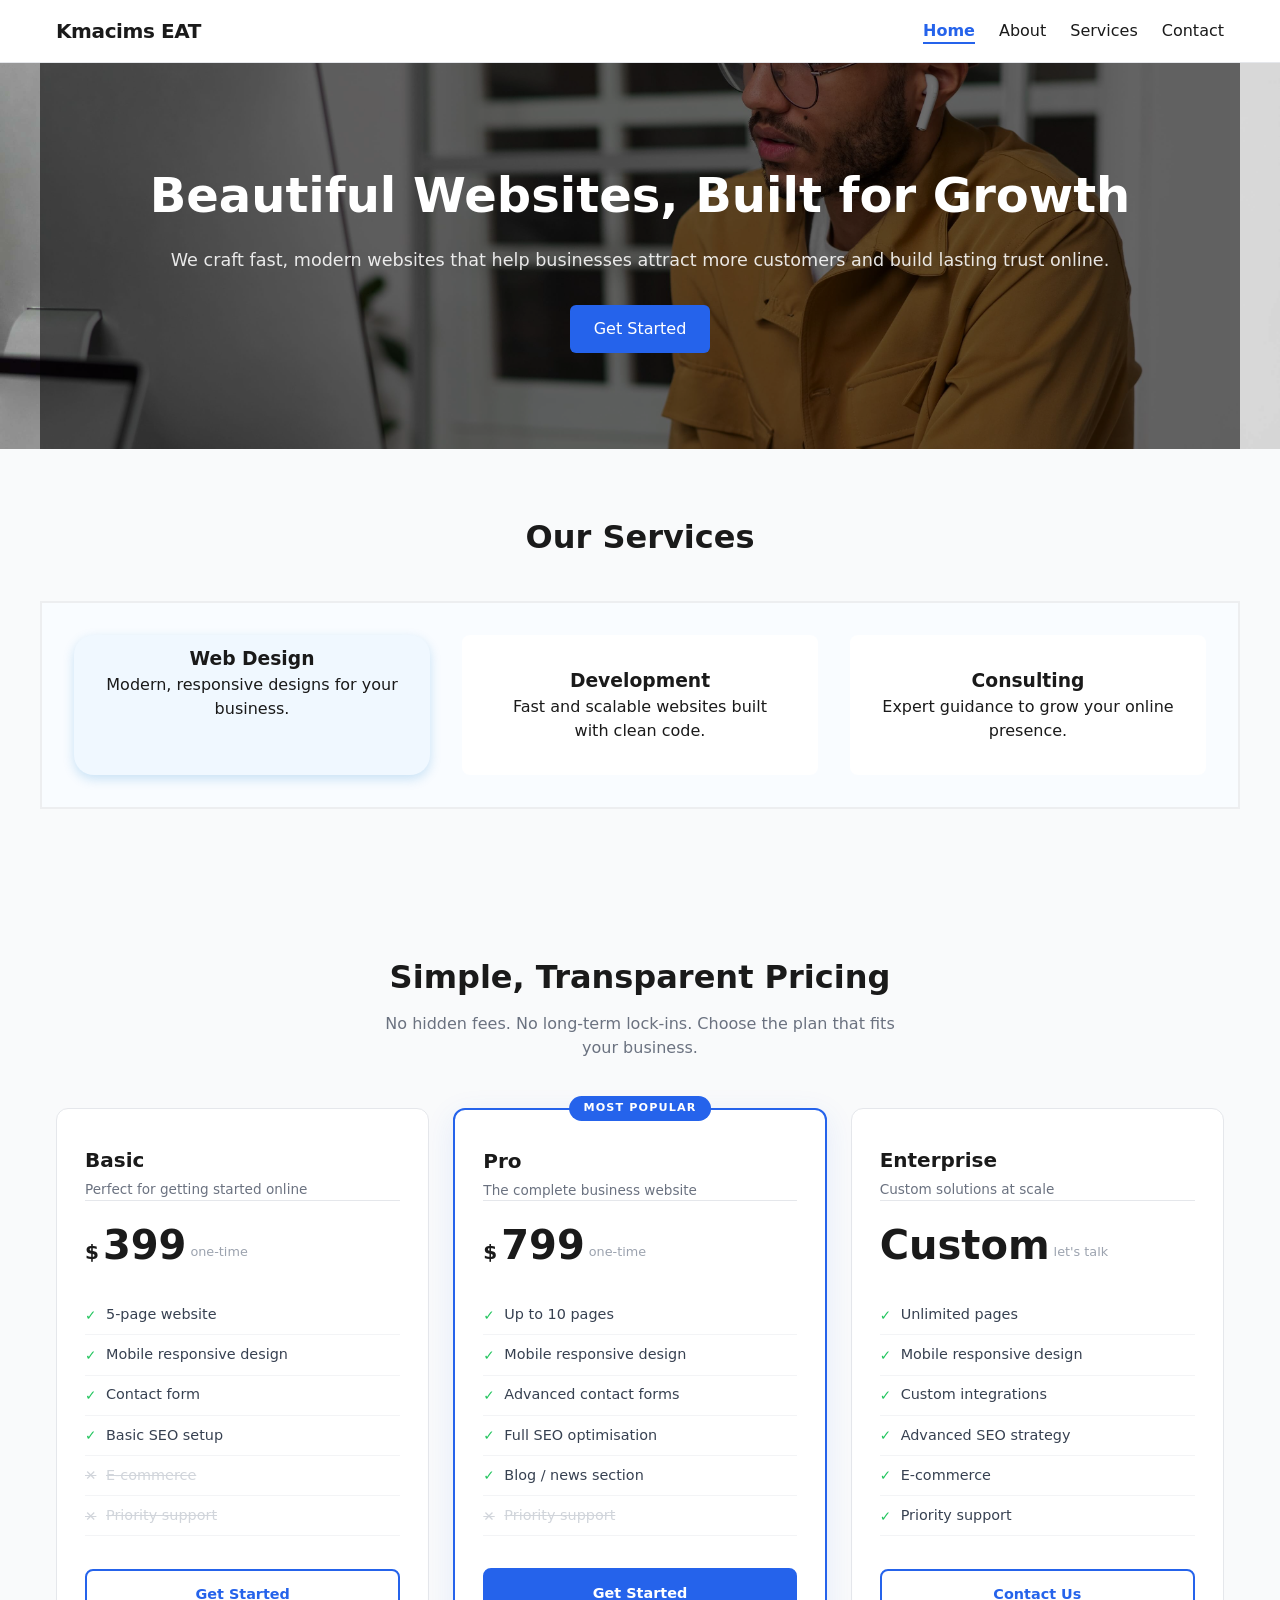
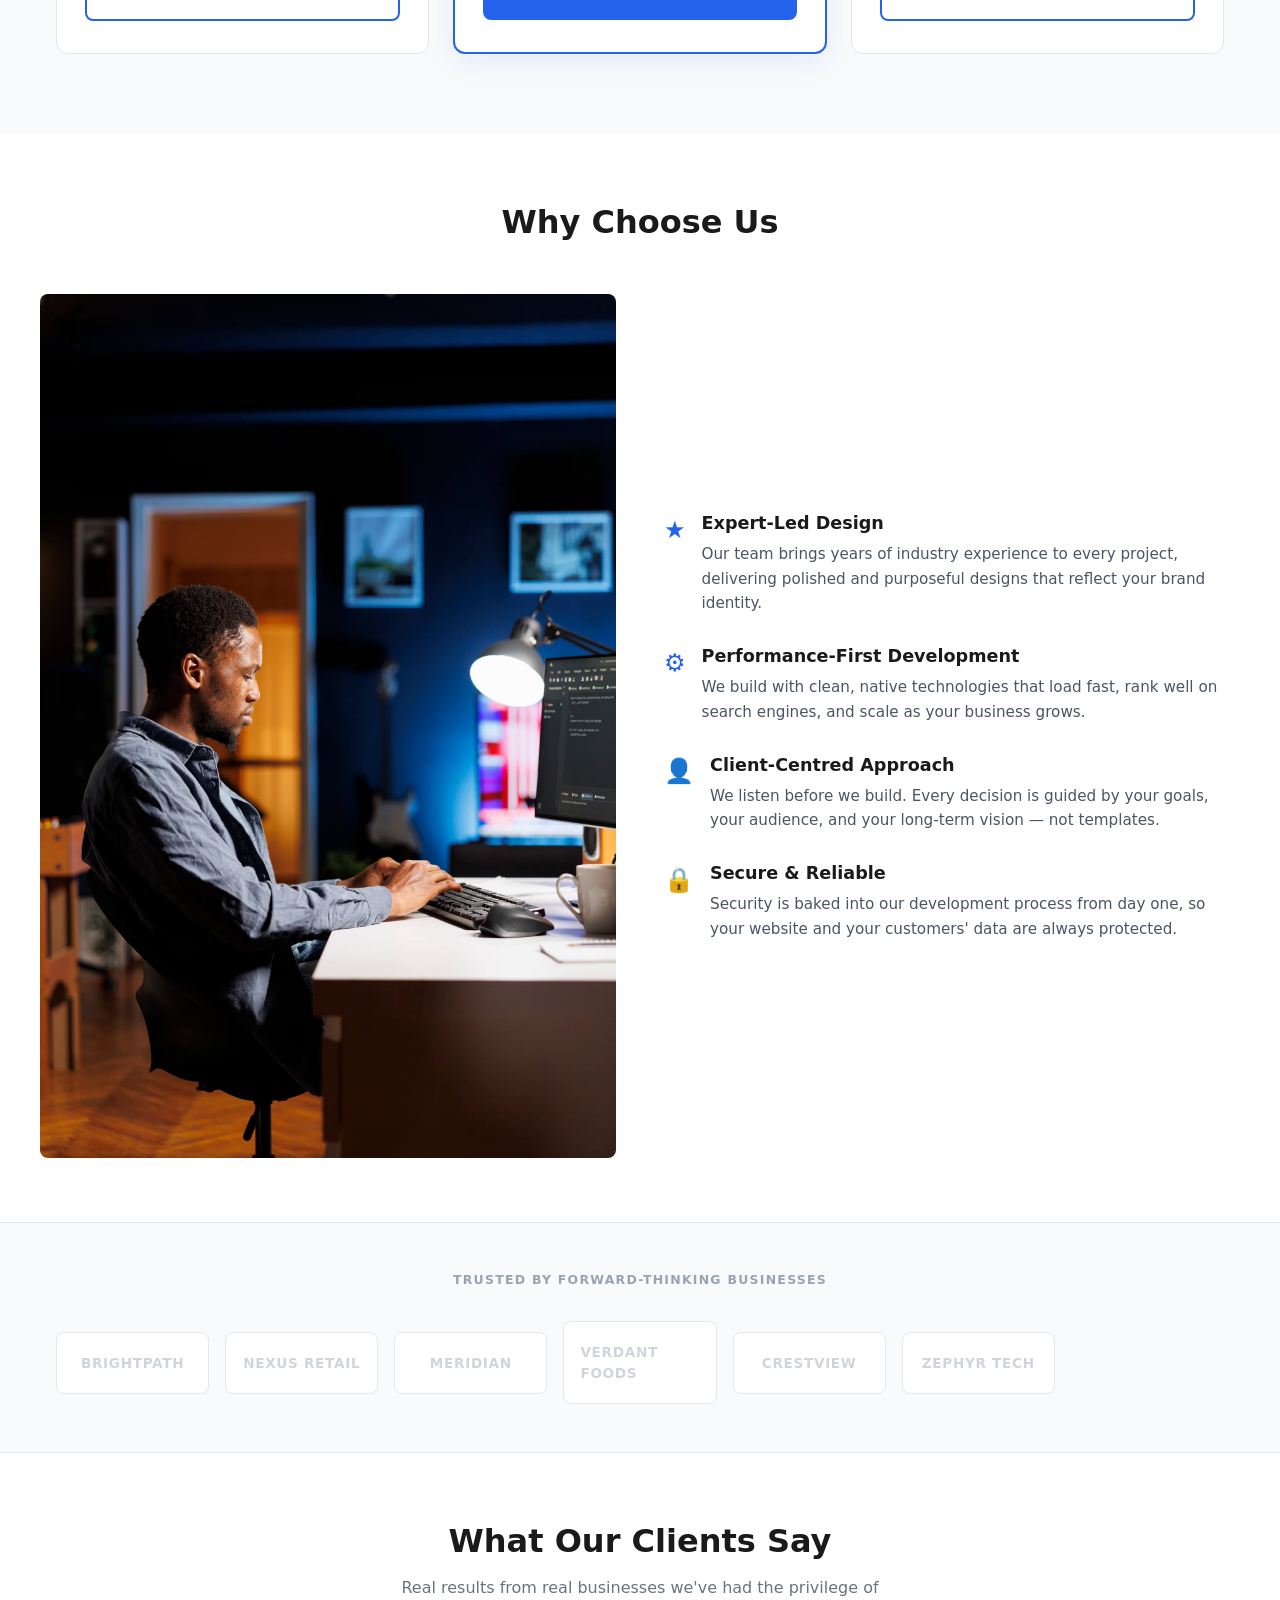
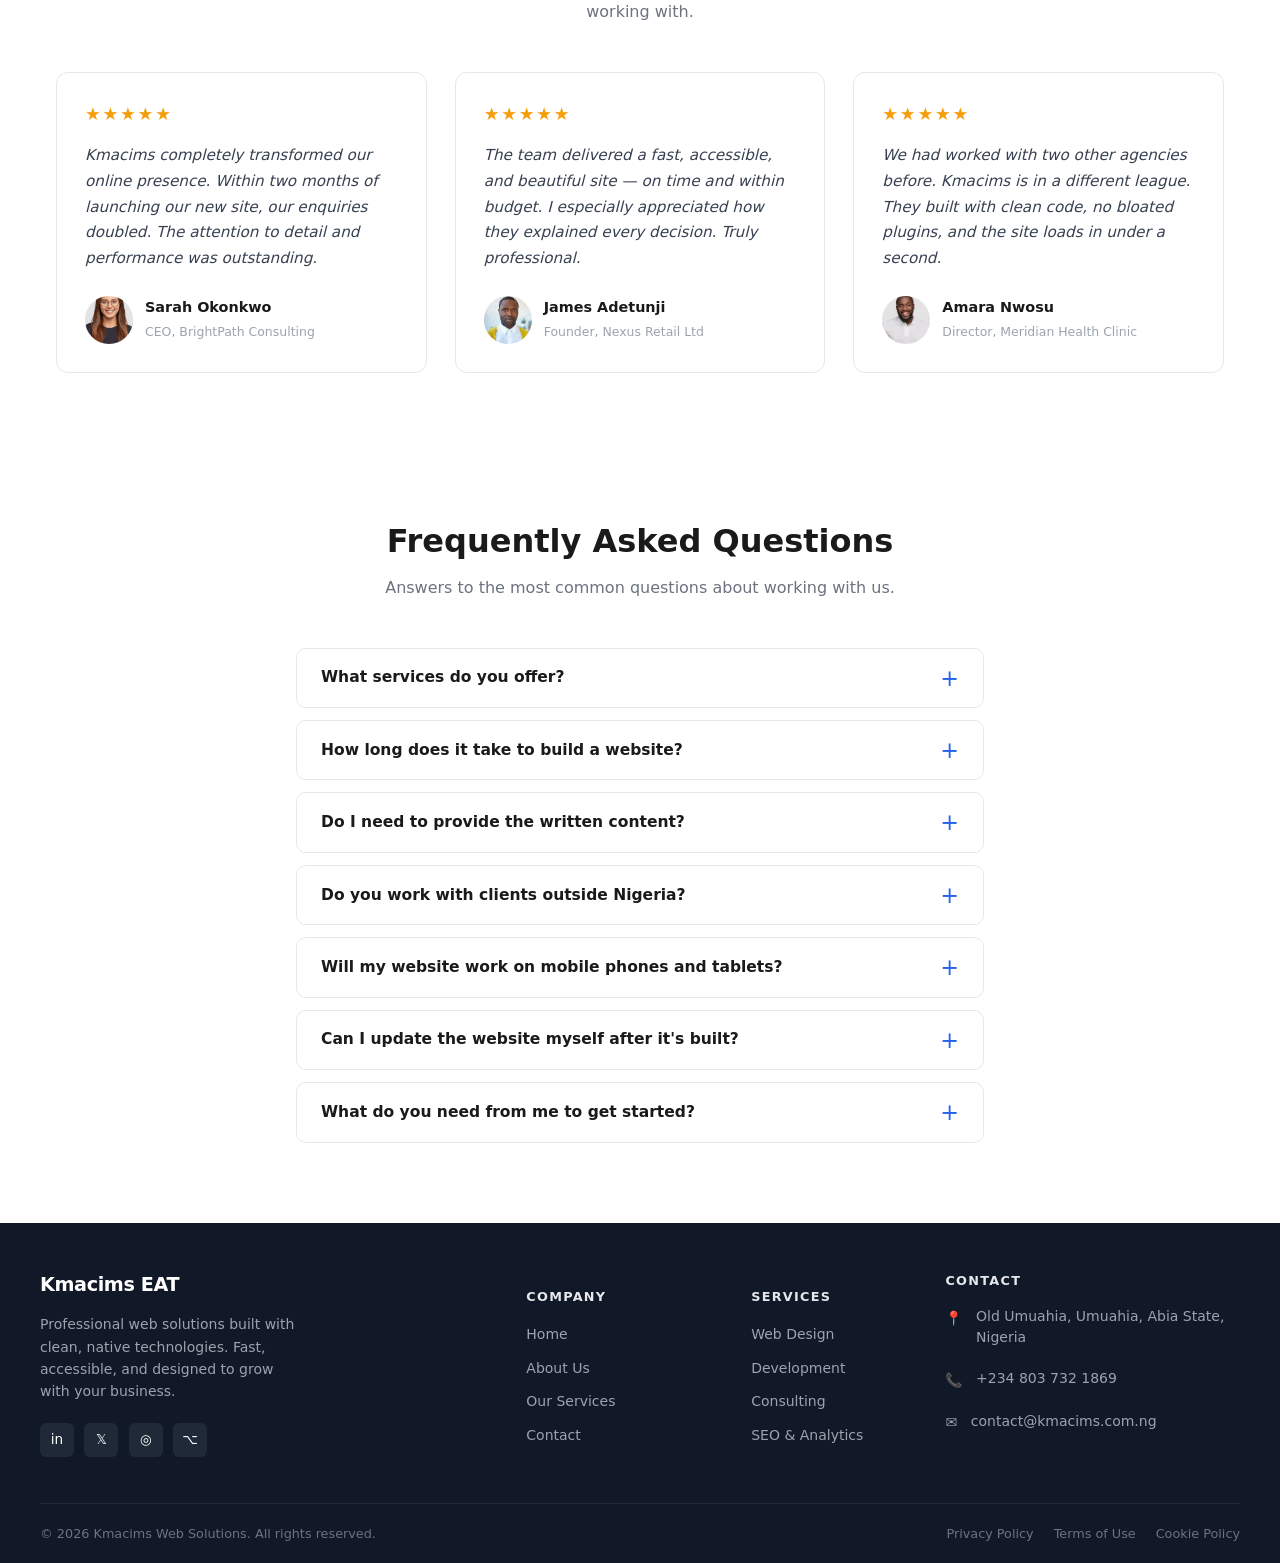
<file: index.html>
<!DOCTYPE html>
<html lang="en">
<head>

  <!-- Character Encoding & Viewport -->
  <meta charset="UTF-8" />
  <meta name="viewport" content="width=device-width, initial-scale=1.0" />
  <!-- Primary SEO Tags -->
  <title>Kmacims Web Solutions | Professional Websites Built with Clean Code</title>
  <!-- Tell the browser to fetch the hero image immediately -->
  <link rel="preload" as="image" href="images/hero-bg.avif" type="image/avif">
  <meta name="description"
        content="Kmacims Web Solutions builds fast, modern, and professional business websites using clean HTML and CSS — no frameworks, no bloat." />
  <!-- Canonical URL -->
  <link rel="canonical" href="https://www.kmacims.com.ng/index.html" />
  <!-- Open Graph / Social Preview -->
  <meta property="og:type"        content="website" />
  <meta property="og:site_name"   content="Kmacims Web Solutions" />
  <meta property="og:url"         content="https://www.kmacims.com.ng/index.html" />
  <meta property="og:title"       content="Kmacims Web Solutions | Professional Websites" />
  <meta property="og:description"  content="We build fast, modern, and professional business websites using clean HTML and CSS. No frameworks, no bloat — just great web work." />
  <meta property="og:image"       content="https://www.kmacims.com/images/og-image.png" />
  <!-- Twitter / X Card -->
  <meta name="twitter:card"  content="summary_large_image" />
  <meta name="twitter:site"  content="@kmacims" />
  <!-- In <head> of index.html, BEFORE the <link> to styles.css -->
<style>
  /* Critical CSS — styles needed before the page is visible */
/* Base Reset */
*,
*::before,
*::after {
  box-sizing: border-box;
  margin: 0;
  padding: 0;
}

body {
  font-family: system-ui, sans-serif;
  line-height: 1.5;
  color: #1a1a1a;
}

/* create css variables */

:root {
  --primary-color: #2563eb;
  --text-color: #1a1a1a;
  --bg-color: #ffffff;
  --max-width: 1200px;
  --spacing: 1rem;
}

/* Style the header and navigation bar */

header {
  background: var(--bg-color);
  border-bottom: 1px solid #e5e7eb;
}

nav {
  max-width: var(--max-width);
  margin: auto;
  padding: 1rem;
  display: flex;
  justify-content: space-between;
  align-items: center;
}

.nav-links {
  list-style: none;
  display: flex;
  gap: 1.5rem;
}

.nav-links a {
  text-decoration: none;
  color: var(--text-color);
  font-weight: 500;
}

/* Style logo as an anchor tag */
.logo {
  text-decoration: none;
  font-size: 1.25rem;
  font-weight: 800;
  color: var(--text-color);
  letter-spacing: -0.02em;
}
/* Style the hero section */

.hero {
  background-image: url('../images/hero-bg.avif');
  background-image: url('../images/hero-bg.webp');
  background-image: url('../images/hero-bg.jpg');
  background-size: cover;
  background-position: center;
  background-repeat: no-repeat;
  text-align: center;
  padding-block: 0;
}

.hero-overlay {
  max-width: var(--max-width);
  margin: auto;
  padding: 6rem 1rem;
  background: rgba(0, 0, 0, 0.55);
} 

.hero h1 {
  font-size: clamp(2rem, 5vw, 3rem);
  margin-bottom: 1rem;
  color: white;
}

.hero p {
  margin-bottom: 2rem;
  font-size: 1.1rem;
  color: rgba(255, 255, 255, 0.88);
}

.cta-button {
  display: inline-block;
  padding: 0.75rem 1.5rem;
  background: var(--primary-color);
  color: white;
  text-decoration: none;
  border-radius: 6px;
}

</style>

  <!-- Stylesheet -->
  <link rel="stylesheet" href="css/styles.css" />

  <script type="application/ld+json">
{
  "@context": "https://schema.org",
  "@type": "LocalBusiness",
  "name": "Kmacims Web Solutions",
  "url": " https://kckamac.github.io/Business-site-native/",
  "logo": "https:// https://kckamac.github.io/Business-site-native/ /images/og-image.png",
  "image": " https:// https://kckamac.github.io/Business-site-native/ /images/og-image.png ",
  "description": " We build fast, modern, and professional business websites using clean HTML and CSS.",
  "telephone": "+234-803-732-1869",
  "email": "contact@kmacims.com.ng",
  "address": {
    "@type": "PostalAddress",
    "streetAddress": " Old Umuahia,",
    "addressLocality": "Umuahia",
    "addressRegion": "Abia State",
    "postalCode": "440002",
    "addressCountry": "NG"
  },
  "openingHoursSpecification": [
    {
      "@type": "OpeningHoursSpecification",
      "dayOfWeek": ["Monday","Tuesday","Wednesday","Thursday","Friday"],
      "opens": "09:00",
      "closes": "16:00"
    }
  ],
  "sameAs": [
    “https://www.linkedin.com/in/kmacims",
    "https://twitter.com/kmacims"
  ]
}
</script>

<script type="application/ld+json">
{
  "@context": "https://schema.org",
  "@type": "FAQPage",
  "mainEntity": [
    {
      "@type": "Question",
      "name": "What services do you offer?",
      "acceptedAnswer": {
        "@type": "Answer",
        "text": "We offer web design, development, and digital consulting for businesses of all sizes."
      }
    },
    {
      "@type": "Question",
      "name": "How long does a take to build a website?",
      "acceptedAnswer": {
        "@type": "Answer",
        "text": " Most projects are completed within 3–4 weeks from the point of receiving your content and sign-off on the design direction. Larger enterprise projects may take 6–8 weeks. We provide a clear project timeline at the start of every engagement."
      }
    },
    {
      "@type": "Question",
      "name": "Do you work with clients outside Nigeria?",
      "acceptedAnswer": {
        "@type": "Answer",
        "text": "Yes. We work with clients remotely across Africa, Europe, and North America."
      }
    },
    {
      "@type": "Question",
      "name": "What do you need from me to get started?",
      "acceptedAnswer": {
        "@type": "Answer",
        "text": " To begin, we need a completed brief (we provide a simple questionnaire), your brand assets (logo files, colours, preferred fonts if you have them), and a 50% deposit. From there, we handle everything — sitemap, wireframes, design, build, and launch."
      }
    }
  ]
}
</script>


</head>    
<body>
    <!-- Skip Navigation Link — add this as the FIRST element inside <body> -->
    <a href="#main-content" class="skip-link">Skip to main content</a>

    <!-- Add Progress Bar-->  
    <div class="progress-bar" aria-hidden="true"></div>

    <header class="site-header">
        
        <!--
            The checkbox MUST come first in the DOM.
            CSS can only reach LATER siblings with the ~ combinator.
        -->
        <input
            type="checkbox"
            id="menu-toggle"
            class="menu-checkbox"
            aria-hidden="true"
        />

        <!-- The visible nav bar row -->
        <div class="nav-inner">

            <!-- Clickable logo goes here -->
            <a href="index.html" class="logo">Kmacims EAT</a>

            <!-- Desktop navigation — hidden on mobile via CSS -->
            <ul class="nav-links desktop-nav">
            <li><a href="index.html" aria-current="page">Home</a></li>
            <li><a href="about.html">About</a></li>
            <li><a href="services.html">Services</a></li>
            <li><a href="contact.html">Contact</a></li>
            </ul>

            <!--
            The hamburger label.
            `for` must match the checkbox `id` exactly.
            The three <span> elements become the animated bars.
            `aria-label` gives screen readers a meaningful name.
            `role="button"` and `tabindex="0"` ensure keyboard reachability.
            -->
            <label
            for="menu-toggle"
            class="menu-label"
            aria-label="Toggle navigation menu"
            role="button"
            tabindex="0"
            >
            <span></span>
            <span></span>
            <span></span>
            </label>

        </div><!-- /.nav-inner -->

        <!--
            The sliding mobile menu panel.
            It is a SIBLING of .nav-inner — this is what makes the CSS trick possible.
            It is invisible by default (max-height: 0) and expands when
            the checkbox above it is :checked.
        -->
        <nav class="mobile-menu" aria-label="Mobile navigation">
            <ul>
            <li><a href="index.html" aria-current="page">Home</a></li>
            <li><a href="about.html">About</a></li>
            <li><a href="services.html">Services</a></li>
            <li><a href="contact.html">Contact</a></li>
            </ul>
        </nav>


    </header>

    <main id="main-content">

        <!-- 1. HERO SECTION with background image + overlay -->
        
        <section class="hero">

            <div class="hero-overlay">
                <h1>Beautiful Websites, Built for Growth</h1>
                <p>We craft fast, modern websites that help businesses attract more customers and build lasting trust online.</p>
                <a href="#" class="cta-button">Get Started</a>
            </div>
        </section>

        <!-- SERVICES SECTION -->
        <section class="services reveal">
            <h2>Our Services</h2>
            <div class="service-grid">
                <article class="badge">
                    <h3>Web Design</h3>
                    <p>Modern, responsive designs for your business.</p>
                </article>
                <article>
                    <h3>Development</h3>
                    <p>Fast and scalable websites built with clean code.</p>
                </article>
                <article>
                    <h3>Consulting</h3>
                    <p>Expert guidance to grow your online presence.</p>
                </article>
            </div>
        </section>

        <!-- The Pricing Table Section -->

        <section class="pricing reveal" aria-labelledby="pricing-heading">
        <div class="pricing-inner">

            <div class="section-header">
            <h2 id="pricing-heading">Simple, Transparent Pricing</h2>
            <p>No hidden fees. No long-term lock-ins. Choose the plan that fits your business.</p>
            </div>

            <div class="pricing-grid">

            <!-- BASIC PLAN -->
            <article class="pricing-card">
                <header class="plan-header">
                <h3 class="plan-name">Basic</h3>
                <p class="plan-tagline">Perfect for getting started online</p>
                </header>
                <div class="plan-price">
                <span class="price-currency">$</span>
                <span class="price-amount">399</span>
                <span class="price-period">one-time</span>
                </div>
                <ul class="plan-features" aria-label="Basic plan features">
                <li>5-page website</li>
                <li>Mobile responsive design</li>
                <li>Contact form</li>
                <li>Basic SEO setup</li>
                <li class="feature-unavailable">E-commerce</li>
                <li class="feature-unavailable">Priority support</li>
                </ul>
                <a href="contact.html" class="plan-cta">Get Started</a>
            </article>

            <!-- ── PRO PLAN (RECOMMENDED) ── -->
            <article class="pricing-card pricing-card--featured">
                <header class="plan-header">
                <div class="recommended-badge">Most Popular</div>
                <h3 class="plan-name">Pro</h3>
                <p class="plan-tagline">The complete business website</p>
                </header>
                <div class="plan-price">
                <span class="price-currency">$</span>
                <span class="price-amount">799</span>
                <span class="price-period">one-time</span>
                </div>
                <ul class="plan-features" aria-label="Pro plan features">
                <li>Up to 10 pages</li>
                <li>Mobile responsive design</li>
                <li>Advanced contact forms</li>
                <li>Full SEO optimisation</li>
                <li>Blog / news section</li>
                <li class="feature-unavailable">Priority support</li>
                </ul>
                <a href="contact.html" class="plan-cta plan-cta--primary">Get Started</a>
            </article>

            <!-- ── ENTERPRISE PLAN ── -->
            <article class="pricing-card">
                <header class="plan-header">
                <h3 class="plan-name">Enterprise</h3>
                <p class="plan-tagline">Custom solutions at scale</p>
                </header>
                <div class="plan-price">
                <span class="price-amount">Custom</span>
                <span class="price-period">let's talk</span>
                </div>
                <ul class="plan-features" aria-label="Enterprise plan features">
                <li>Unlimited pages</li>
                <li>Mobile responsive design</li>
                <li>Custom integrations</li>
                <li>Advanced SEO strategy</li>
                <li>E-commerce</li>
                <li>Priority support</li>
                </ul>
                <a href="contact.html" class="plan-cta">Contact Us</a>
            </article>

            </div><!-- /.pricing-grid -->
        </div><!-- /.pricing-inner -->
        </section>


        <!-- 2. WHY CHOOSE US SECTION -->
        <section class="why-choose-us reveal">
            <h2>Why Choose Us</h2>
            <div class="why-grid">

                <div class="why-image">
                    <picture>
                        <source srcset="images/why-choose-us.avif" type="image/avif">
                        <source srcset="images/why-choose-us.webp" type="image/webp">
                        <img src="images/why-choose-us.jpg" 
                        alt="A professional web developer working on a modern website" 
                        width="600"
                        height="400"
                        loading="lazy"
                        />
                    </picture>
                    
                </div>

                <div class="why-reasons">
                    <article class="reason">
                        <div class="reason-icon">&#9733;</div>
                        <div class="reason-content">
                            <h3>Expert-Led Design</h3>
                            <p>Our team brings years of industry experience to every project, delivering polished and purposeful designs that reflect your brand identity.</p>
                        </div>
                    </article>

                    <article class="reason">
                        <div class="reason-icon">&#9881;</div>
                        <div class="reason-content">
                            <h3>Performance-First Development</h3>
                            <p>We build with clean, native technologies that load fast, rank well on search engines, and scale as your business grows.</p>
                        </div>
                    </article>

                    <article class="reason">
                        <div class="reason-icon">&#128100;</div>
                        <div class="reason-content">
                            <h3>Client-Centred Approach</h3>
                            <p>We listen before we build. Every decision is guided by your goals, your audience, and your long-term vision — not templates.</p>
                        </div>
                    </article>

                    <article class="reason">
                        <div class="reason-icon">&#128274;</div>
                        <div class="reason-content">
                            <h3>Secure & Reliable</h3>
                            <p>Security is baked into our development process from day one, so your website and your customers' data are always protected.</p>
                        </div>
                    </article>
                </div>

            </div>
        </section>

        <!-- Logo Wall section -->
        <section class="logo-wall reveal" aria-labelledby="logos-heading">
        <div class="logo-wall-inner">

            <p class="logo-wall-label" id="logos-heading">
            Trusted by forward-thinking businesses
            </p>

            <ul class="logo-grid" role="list">

            <li>
                <a href="#" class="logo-link" aria-label="BrightPath Consulting (client)">
                <!-- Replace the span with an <img> when you have the logo file -->
                <span class="logo-text" aria-hidden="true">BrightPath</span>
                </a>
            </li>

            <li>
                <a href="#" class="logo-link" aria-label="Nexus Retail Ltd (client)">
                <span class="logo-text" aria-hidden="true">Nexus Retail</span>
                </a>
            </li>

            <li>
                <a href="#" class="logo-link" aria-label="Meridian Health Clinic (client)">
                <span class="logo-text" aria-hidden="true">Meridian</span>
                </a>
            </li>

            <li>
                <a href="#" class="logo-link" aria-label="Verdant Foods (client)">
                <span class="logo-text" aria-hidden="true">Verdant Foods</span>
                </a>
            </li>

            <li>
                <a href="#" class="logo-link" aria-label="Crestview Capital (client)">
                <span class="logo-text" aria-hidden="true">Crestview</span>
                </a>
            </li>

            <li>
                <a href="#" class="logo-link" aria-label="Zephyr Tech (client)">
                <span class="logo-text" aria-hidden="true">Zephyr Tech</span>
                </a>
            </li>

            </ul>
        </div>
        </section>

        <!-- Testimonials section -->
        <section class="testimonials reveal" aria-labelledby="testimonials-heading">
        <div class="testimonials-inner">

            <div class="section-header">
            <h2 id="testimonials-heading">What Our Clients Say</h2>
            <p>Real results from real businesses we've had the privilege of working with.</p>
            </div>

            <div class="testimonials-grid">

            <!-- Testimonial 1 -->
            <article class="testimonial-card">
                <div class="testimonial-stars" aria-label="5 out of 5 stars">
                <span aria-hidden="true">&#9733;&#9733;&#9733;&#9733;&#9733;</span>
                </div>
                <blockquote>
                <p>Kmacims completely transformed our online presence. Within two months of launching our new site, our enquiries doubled. The attention to detail and performance was outstanding.</p>
                <footer>
                    <img
                    src="images/client-sarah.jpg"
                    alt="Sarah Okonkwo"
                    class="testimonial-avatar"
                    width="48"
                    height="48"
                    loading="lazy"
                    />
                    <div>
                    <cite class="client-name">Sarah Okonkwo</cite>
                    <span class="client-role">CEO, BrightPath Consulting</span>
                    </div>
                </footer>
                </blockquote>
            </article>

            <!-- Testimonial 2 -->
            <article class="testimonial-card">
                <div class="testimonial-stars" aria-label="5 out of 5 stars">
                <span aria-hidden="true">&#9733;&#9733;&#9733;&#9733;&#9733;</span>
                </div>
                <blockquote>
                <p>The team delivered a fast, accessible, and beautiful site — on time and within budget. I especially appreciated how they explained every decision. Truly professional.</p>
                <footer>
                    <img
                    src="images/client-james.jpg"
                    alt="James Adetunji"
                    class="testimonial-avatar"
                    width="48"
                    height="48"
                    loading="lazy"
                    />
                    <div>
                    <cite class="client-name">James Adetunji</cite>
                    <span class="client-role">Founder, Nexus Retail Ltd</span>
                    </div>
                </footer>
                </blockquote>
            </article>

            <!-- Testimonial 3 -->
            <article class="testimonial-card">
                <div class="testimonial-stars" aria-label="5 out of 5 stars">
                <span aria-hidden="true">&#9733;&#9733;&#9733;&#9733;&#9733;</span>
                </div>
                <blockquote>
                <p>We had worked with two other agencies before. Kmacims is in a different league. They built with clean code, no bloated plugins, and the site loads in under a second.</p>
                <footer>
                    <img
                    src="images/client-amara.jpg"
                    alt="Amara Nwosu"
                    class="testimonial-avatar"
                    width="48"
                    height="48"
                    loading="lazy"
                    />
                    <div>
                    <cite class="client-name">Amara Nwosu</cite>
                    <span class="client-role">Director, Meridian Health Clinic</span>
                    </div>
                </footer>
                </blockquote>
            </article>

            </div><!-- /.testimonials-grid -->
        </div><!-- /.testimonials-inner -->
        </section>


        <!-- 3. BLOG / NEWS SECTION -->
        <!--
        <section class="blog">
            <h2>Latest News & Insights</h2>
            <p class="blog-subtitle">Stay up to date with tips, trends, and updates from our team.</p>

            <div class="blog-grid">

                <article class="blog-card">
                    <div class="blog-thumbnail">
                        <img src="images/blog-post-1.jpg" alt="5 Web Design Trends Dominating 2026" />
                        <span class="blog-category">Design</span>
                    </div>
                    <div class="blog-content">
                        <h3><a href="#">5 Web Design Trends Dominating 2026</a></h3>
                        <p>From immersive scrolling to AI-generated layouts, discover the trends reshaping the modern web this year.</p>
                        <div class="blog-meta">
                            <img src="images/author-1.jpg" alt="Author Amaka Osei" class="author-avatar" />
                            <div class="blog-meta-text">
                                <span class="author-name">Amaka Osei</span>
                                <span class="published-date">February 10, 2026</span>
                            </div>
                        </div>
                    </div>
                </article>

                <article class="blog-card">
                    <div class="blog-thumbnail">
                        <img src="images/blog-post-2.jpg" alt="Why Your Small Business Needs a Fast Website" />
                        <span class="blog-category">Performance</span>
                    </div>
                    <div class="blog-content">
                        <h3><a href="#">Why Your Small Business Needs a Fast Website</a></h3>
                        <p>A slow website costs you customers. Here's how page speed directly affects conversions and what you can do about it.</p>
                        <div class="blog-meta">
                            <img src="images/author-2.jpg" alt="Author Chidi Nwosu" class="author-avatar" />
                            <div class="blog-meta-text">
                                <span class="author-name">Chidi Nwosu</span>
                                <span class="published-date">January 28, 2026</span>
                            </div>
                        </div>
                    </div>
                </article>

                <article class="blog-card">
                    <div class="blog-thumbnail">
                        <img src="images/blog-post-3.jpg" alt="SEO Basics Every Business Owner Should Know" />
                        <span class="blog-category">SEO</span>
                    </div>
                    <div class="blog-content">
                        <h3><a href="#">SEO Basics Every Business Owner Should Know</a></h3>
                        <p>You don't need to be a tech expert to understand SEO. We break down the fundamentals that help your site get found online.</p>
                        <div class="blog-meta">
                            <img src="images/author-3.jpg" alt="Author Fatima Bello" class="author-avatar" />
                            <div class="blog-meta-text">
                                <span class="author-name">Fatima Bello</span>
                                <span class="published-date">January 15, 2026</span>
                            </div>
                        </div>
                    </div>
                </article>

            </div>

            <div class="blog-cta">
                <a href="#" class="cta-button">View All Posts</a>
            </div>

        </section> 
        -->

        <!-- FAQ section HTML -->
        <section class="faq reveal" aria-labelledby="faq-heading">
        <div class="faq-inner">

            <div class="section-header">
            <h2 id="faq-heading">Frequently Asked Questions</h2>
            <p>Answers to the most common questions about working with us.</p>
            </div>

            <div class="faq-list">
            <details class="faq-item">
                <summary class="faq-question">
                What services do you offer?
                </summary>
                <div class="faq-answer">
                <p>We offer web design, development, and digital consulting for businesses of all sizes.</p>
                </div>
            </details>

            <details class="faq-item">
                <summary class="faq-question">
                How long does it take to build a website?
                </summary>
                <div class="faq-answer">
                <p>Most projects are completed within 3–4 weeks from the point of receiving your content and sign-off on the design direction. Larger enterprise projects may take 6–8 weeks. We provide a clear project timeline at the start of every engagement.</p>
                </div>
            </details>

            <details class="faq-item">
                <summary class="faq-question">
                Do I need to provide the written content?
                </summary>
                <div class="faq-answer">
                <p>We recommend that clients provide their own copy, as you know your business best. However, we offer copywriting as an add-on service and can work with your existing brochures, social content, or talking points to produce polished, SEO-ready text.</p>
                </div>
            </details>

            <details class="faq-item">
                <summary class="faq-question">
                Do you work with clients outside Nigeria?
                </summary>
                <div class="faq-answer">
                <p>Yes. We work with clients remotely across Africa, Europe, and North America.</p>
                </div>
            </details>

            <details class="faq-item">
                <summary class="faq-question">
                Will my website work on mobile phones and tablets?
                </summary>
                <div class="faq-answer">
                <p>Absolutely. Every website we build is fully responsive by default — it adapts its layout for any screen size, from a small smartphone to a large desktop monitor. We test across iOS Safari, Android Chrome, and all major desktop browsers before delivery.</p>
                </div>
            </details>

            <details class="faq-item">
                <summary class="faq-question">
                Can I update the website myself after it's built?
                </summary>
                <div class="faq-answer">
                <p>Yes. For clients who prefer self-management, we can integrate a headless CMS so you can update text, images, and blog posts without touching code. We also offer an affordable monthly maintenance plan if you'd prefer to leave updates to us.</p>
                </div>
            </details>

            <details class="faq-item">
                <summary class="faq-question">
                What do you need from me to get started?
                </summary>
                <div class="faq-answer">
                <p>To begin, we need a completed brief (we provide a simple questionnaire), your brand assets (logo files, colours, preferred fonts if you have them), and a 50% deposit. From there, we handle everything — sitemap, wireframes, design, build, and launch.</p>
                </div>
            </details>

            </div><!-- /.faq-list -->
        </div><!-- /.faq-inner -->
        </section>


    </main>

        <footer class="site-footer" aria-label="Site footer">

    <!-- Main Grid: Four Columns-->
    <div class="footer-inner">

        <!-- Column 1: Brand -->
        <div class="footer-brand">
        <a href="index.html" class="footer-logo">Kmacims EAT</a>
        <p>
            Professional web solutions built with clean, native technologies.
            Fast, accessible, and designed to grow with your business.
        </p>
        <div class="footer-social">
            <a href="https://linkedin.com" class="social-link"
            aria-label="Follow us on LinkedIn"
            target="_blank" rel="noopener noreferrer">in</a>
            <a href="https://x.com" class="social-link"
            aria-label="Follow us on X"
            target="_blank" rel="noopener noreferrer">𝕏</a>
            <a href="https://instagram.com" class="social-link"
            aria-label="Follow us on Instagram"
            target="_blank" rel="noopener noreferrer">◎</a>
            <a href="https://github.com" class="social-link"
            aria-label="Visit our GitHub"
            target="_blank" rel="noopener noreferrer">⌥</a>
        </div>
        </div>

        <!-- Column 2: Company navigation -->
        <nav class="footer-col" aria-label="Company links">
        <h4>Company</h4>
        <ul>
            <li><a href="index.html">Home</a></li>
            <li><a href="about.html">About Us</a></li>
            <li><a href="services.html">Our Services</a></li>
            <li><a href="contact.html">Contact</a></li>
        </ul>
        </nav>

        <!-- Column 3: Services navigation -->
        <nav class="footer-col" aria-label="Services links">
        <h4>Services</h4>
        <ul>
            <li><a href="services.html#web-design">Web Design</a></li>
            <li><a href="services.html#development">Development</a></li>
            <li><a href="services.html#consulting">Consulting</a></li>
            <li><a href="services.html#seo">SEO & Analytics</a></li>
        </ul>
        </nav>

        <!-- Column 4: Contact details -->
         <div class="footer-col">
        <h4>Contact</h4>
        <address>
            <div class="contact-item">
            <span aria-hidden="true">📍</span>
            <span>Old Umuahia, Umuahia,
                Abia State, Nigeria</span>
            </div>
            <div class="contact-item">
            <span aria-hidden="true">📞</span>
            <a href="tel:+2348037321869">+234 803 732 1869</a>
            </div>
            <div class="contact-item">
            <span aria-hidden="true">✉️</span>
            <a href="mailto:hello@kmacims.com">contact@kmacims.com.ng</a>
            </div>
        </address>
        </div>

    </div><!-- /.footer-inner -->

    <!-- Bottom Bar -->
    <div class="footer-bottom">
        <p>&copy; 2026 Kmacims Web Solutions. All rights reserved.</p>
        <ul class="footer-legal">
        <li><a href="privacy.html">Privacy Policy</a></li>
        <li><a href="terms.html">Terms of Use</a></li>
        <li><a href="cookies.html">Cookie Policy</a></li>
        </ul>
    </div><!-- /.footer-bottom -->

    </footer>


</body>
</html>
</file>
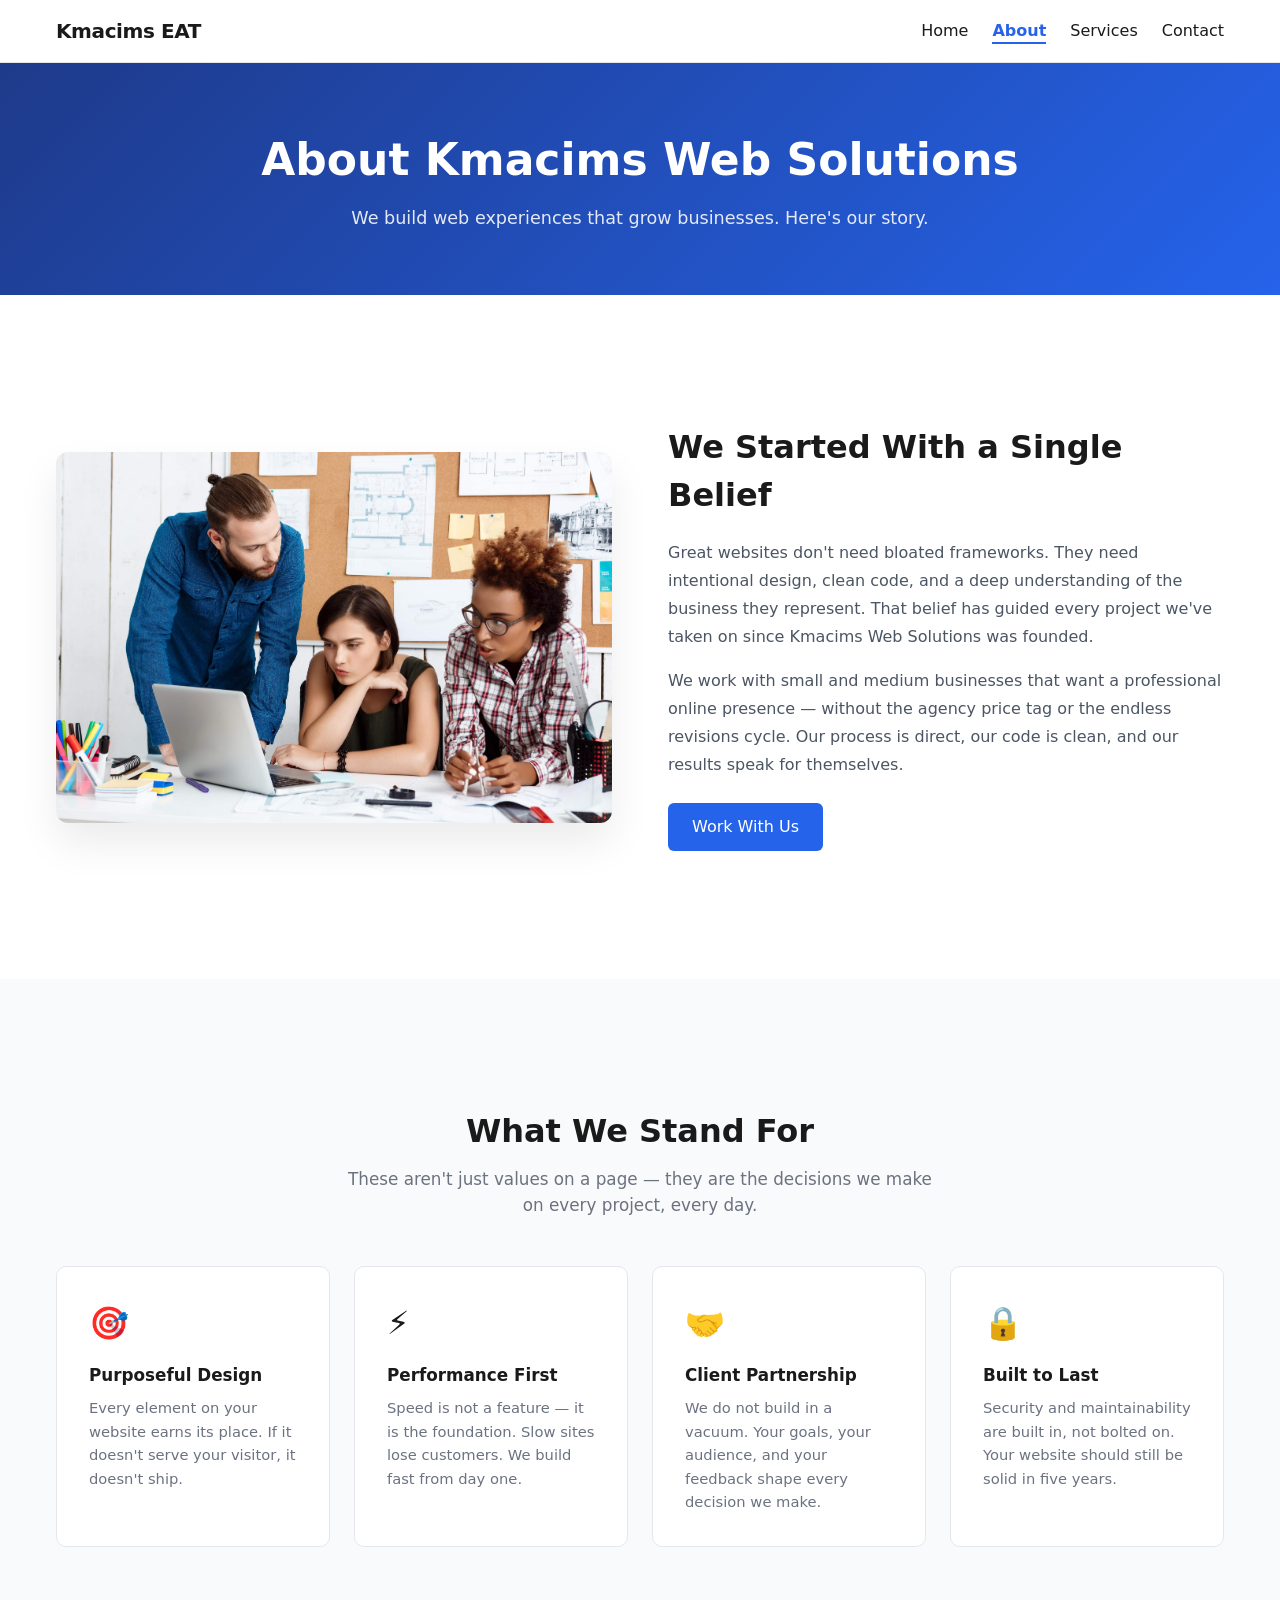
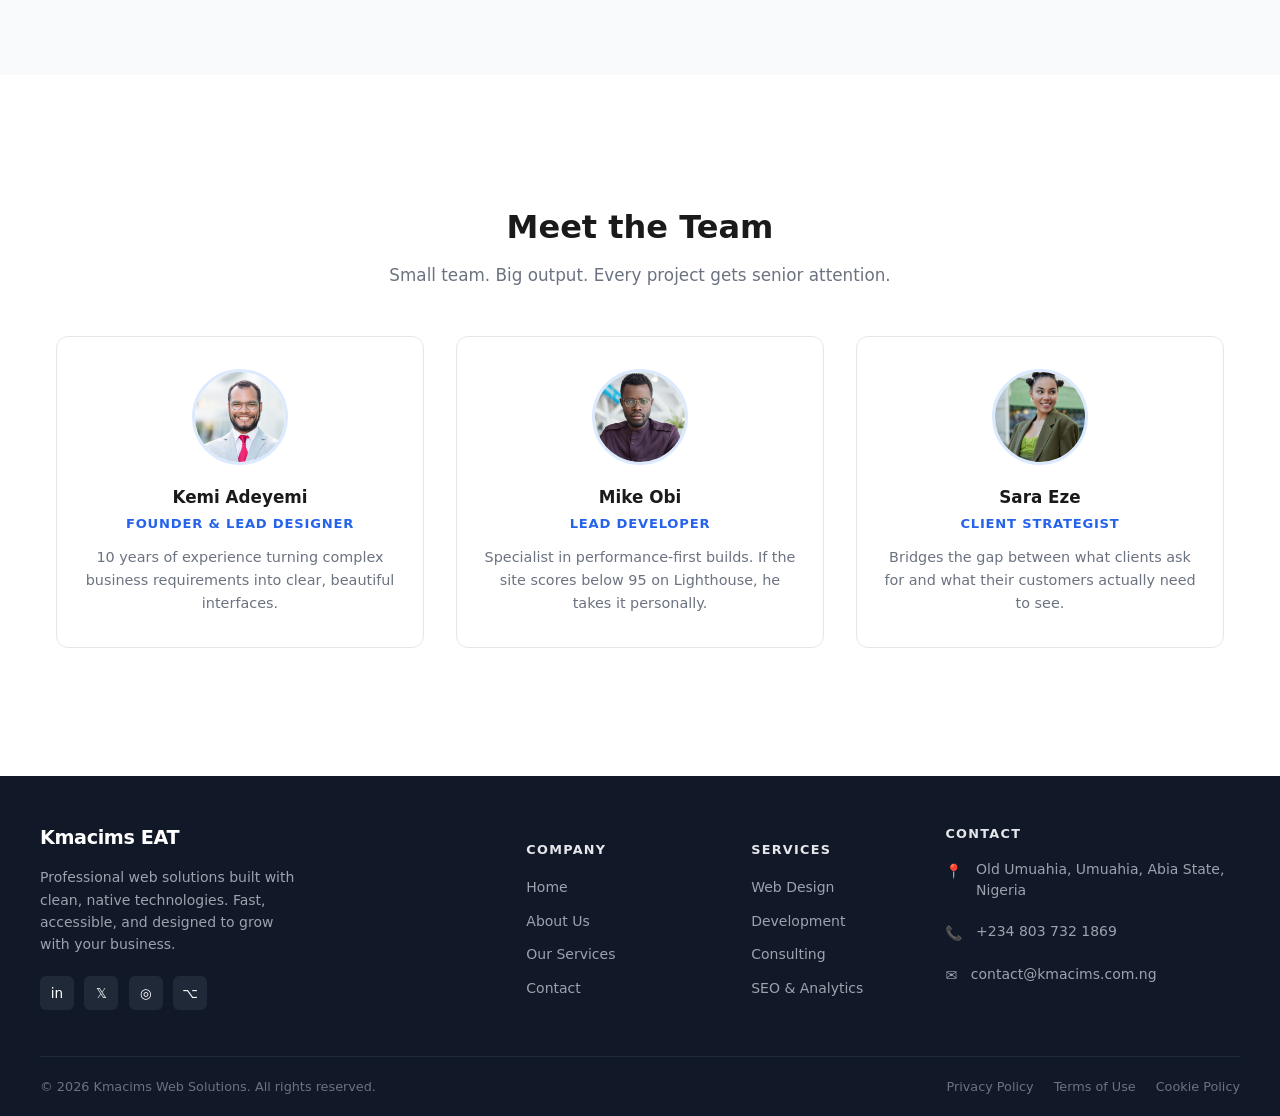
<file: about.html>
<!DOCTYPE html>
<html lang="en">
<head>
  
  <!-- Character Encoding & Viewport -->
  <meta charset="UTF-8" />
  <meta name="viewport" content="width=device-width, initial-scale=1.0" />
  <!-- Primary SEO Tags -->
  <title>About Us | Kmacims Web Solutions</title>
  <meta name="description"
        content="Learn about the team and mission behind Kmacims Web Solutions — building professional, performance-first websites for businesses that want to grow." />
  <!-- Canonical URL -->
  <link rel="canonical" href="https://www.kmacims.com.ng/about.html" />

  <!-- Open Graph / Social Preview -->
  <meta property="og:type"        content="website" />
  <meta property="og:site_name"   content="Kmacims Web Solutions" />
  <meta property="og:url"         content="https://www.kmacims.com.ng/about.html" />
  <meta property="og:title"    content="About Us | Kmacims Web Solutions" />
  <meta property="og:description"  content="Meet the people behind Kmacims Web Solutions. We are a team driven by clean code, great design, and a genuine commitment to our clients' success." />
  <meta property="og:image"       content="https://www.kmacims.com.ng/images/og-image.png" />
  <!-- Twitter / X Card -->
  <meta name="twitter:card"  content="summary_large_image" />
  <meta name="twitter:site"  content="@kmacims" />
  <!-- Stylesheet -->
  <link rel="stylesheet" href="css/styles.css" />

</head>
<body>
    <!-- Skip Navigation Link — add this as the FIRST element inside <body> -->
    <a href="#main-content" class="skip-link">Skip to main content</a>

    <!-- Add Progress Bar-->  
    <div class="progress-bar" aria-hidden="true"></div>
    
   <header class="site-header">
        
        <!--
            The checkbox MUST come first in the DOM.
            CSS can only reach LATER siblings with the ~ combinator.
        -->
        <input
            type="checkbox"
            id="menu-toggle"
            class="menu-checkbox"
            aria-hidden="true"
        />

        <!-- The visible nav bar row -->
        <div class="nav-inner">

            <!-- Clickable logo goes here -->
            <a href="index.html" class="logo">Kmacims EAT</a>

            <!-- Desktop navigation — hidden on mobile via CSS -->
            <ul class="nav-links desktop-nav">
            <li><a href="index.html">Home</a></li>
            <li><a href="about.html" aria-current="page">About</a></li>
            <li><a href="services.html">Services</a></li>
            <li><a href="contact.html">Contact</a></li>
            </ul>

            <!--
            The hamburger label.
            `for` must match the checkbox `id` exactly.
            The three <span> elements become the animated bars.
            `aria-label` gives screen readers a meaningful name.
            `role="button"` and `tabindex="0"` ensure keyboard reachability.
            -->
            <label
            for="menu-toggle"
            class="menu-label"
            aria-label="Toggle navigation menu"
            role="button"
            tabindex="0"
            >
            <span></span>
            <span></span>
            <span></span>
            </label>

        </div><!-- /.nav-inner -->

        <!--
            The sliding mobile menu panel.
            It is a SIBLING of .nav-inner — this is what makes the CSS trick possible.
            It is invisible by default (max-height: 0) and expands when
            the checkbox above it is :checked.
        -->
        <nav class="mobile-menu" aria-label="Mobile navigation">
            <ul>
            <li><a href="index.html">Home</a></li>
            <li><a href="about.html">About</a></li>
            <li><a href="services.html">Services</a></li>
            <li><a href="contact.html" aria-current="page">Contact</a></li>
            </ul>
        </nav>


    </header>

    <main id="main-content">
        <!-- ── Page Hero ── -->
        <section class="page-hero">
            <h1>About Kmacims Web Solutions</h1>
            <p>We build web experiences that grow businesses. Here's our story.</p>
        </section>

          <!-- ── Mission & Story Section ── -->
        <section class="about-mission">
            <div class="page-content about-mission-inner">

            <div class="about-image">
                <img
                src="images/about-team.jpg"
                alt="The Kmacims team collaborating around a desk with open laptops"
                width="600"
                height="450"
                loading="lazy"
                />
            </div>

            <div class="about-text">
                <h2>We Started With a Single Belief</h2>
                <p>
                Great websites don't need bloated frameworks. They need intentional
                design, clean code, and a deep understanding of the business they
                represent. That belief has guided every project we've taken on since
                Kmacims Web Solutions was founded.
                </p>
                <p>
                We work with small and medium businesses that want a professional
                online presence — without the agency price tag or the endless
                revisions cycle. Our process is direct, our code is clean, and our
                results speak for themselves.
                </p>
                <a href="contact.html" class="cta-button">Work With Us</a>
            </div>

            </div>
        </section>

          <!-- Core Values Section  -->
        <section class="about-values">
            <div class="page-content">
            <h2>What We Stand For</h2>
            <p class="section-intro">
                These aren't just values on a page — they are the decisions
                we make on every project, every day.
            </p>

            <div class="values-grid">

                <article class="value-card">
                <div class="value-icon" aria-hidden="true">🎯</div>
                <h3>Purposeful Design</h3>
                <p>Every element on your website earns its place. If it doesn't serve your visitor, it doesn't ship.</p>
                </article>

                <article class="value-card">
                <div class="value-icon" aria-hidden="true">⚡</div>
                <h3>Performance First</h3>
                <p>Speed is not a feature — it is the foundation. Slow sites lose customers. We build fast from day one.</p>
                </article>

                <article class="value-card">
                <div class="value-icon" aria-hidden="true">🤝</div>
                <h3>Client Partnership</h3>
                <p>We do not build in a vacuum. Your goals, your audience, and your feedback shape every decision we make.</p>
                </article>

                <article class="value-card">
                <div class="value-icon" aria-hidden="true">🔒</div>
                <h3>Built to Last</h3>
                <p>Security and maintainability are built in, not bolted on. Your website should still be solid in five years.</p>
                </article>

            </div>
            </div>
        </section>

          <!-- Team Section -->
        <section class="about-team">
            <div class="page-content">
            <h2>Meet the Team</h2>
            <p class="section-intro">
                Small team. Big output. Every project gets senior attention.
            </p>

            <ul class="team-grid">

                <li class="team-card">
                <div class="team-avatar">
                    <img
                    src="images/team-kemi.jpg"
                    alt="Kemi Adeyemi, Founder and Lead Designer"
                    width="120"
                    height="120"
                    loading="lazy"
                    />
                </div>
                <h3>Kemi Adeyemi</h3>
                <p class="team-role">Founder & Lead Designer</p>
                <p class="team-bio">
                    10 years of experience turning complex business requirements into
                    clear, beautiful interfaces.
                </p>
                </li>

                <li class="team-card">
                <div class="team-avatar">
                    <img
                    src="images/team-mike.jpg"
                    alt="Mike Obi, Lead Developer"
                    width="120"
                    height="120"
                    loading="lazy"
                    />
                </div>
                <h3>Mike Obi</h3>
                <p class="team-role">Lead Developer</p>
                <p class="team-bio">
                    Specialist in performance-first builds. If the site scores below 95
                    on Lighthouse, he takes it personally.
                </p>
                </li>

                <li class="team-card">
                <div class="team-avatar">
                    <img
                    src="images/team-sara.jpg"
                    alt="Sara Eze, Client Strategist"
                    width="120"
                    height="120"
                    loading="lazy"
                    />
                </div>
                <h3>Sara Eze</h3>
                <p class="team-role">Client Strategist</p>
                <p class="team-bio">
                    Bridges the gap between what clients ask for and what their
                    customers actually need to see.
                </p>
                </li>

            </ul>
            </div>
        </section>


    </main>

   <!-- All Pages Footer Update -->
    <footer class="site-footer" aria-label="Site footer">

    <!-- Main Grid: Four Columns-->
    <div class="footer-inner">

        <!-- Column 1: Brand -->
        <div class="footer-brand">
        <a href="index.html" class="footer-logo">Kmacims EAT</a>
        <p>
            Professional web solutions built with clean, native technologies.
            Fast, accessible, and designed to grow with your business.
        </p>
        <div class="footer-social">
            <a href="https://linkedin.com" class="social-link"
            aria-label="Follow us on LinkedIn"
            target="_blank" rel="noopener noreferrer">in</a>
            <a href="https://x.com" class="social-link"
            aria-label="Follow us on X"
            target="_blank" rel="noopener noreferrer">𝕏</a>
            <a href="https://instagram.com" class="social-link"
            aria-label="Follow us on Instagram"
            target="_blank" rel="noopener noreferrer">◎</a>
            <a href="https://github.com" class="social-link"
            aria-label="Visit our GitHub"
            target="_blank" rel="noopener noreferrer">⌥</a>
        </div>
        </div>

        <!-- Column 2: Company navigation -->
        <nav class="footer-col" aria-label="Company links">
        <h4>Company</h4>
        <ul>
            <li><a href="index.html">Home</a></li>
            <li><a href="about.html">About Us</a></li>
            <li><a href="services.html">Our Services</a></li>
            <li><a href="contact.html">Contact</a></li>
        </ul>
        </nav>

        <!-- Column 3: Services navigation -->
        <nav class="footer-col" aria-label="Services links">
            <h4>Services</h4>
            <ul>
                <li><a href="services.html#web-design">Web Design</a></li>
                <li><a href="services.html#development">Development</a></li>
                <li><a href="services.html#consulting">Consulting</a></li>
                <li><a href="services.html#seo">SEO & Analytics</a></li>
            </ul>
        </nav>

        <!-- Column 4: Contact details -->
         <div class="footer-col">
            <h4>Contact</h4>
            <address>
                <div class="contact-item">
                <span aria-hidden="true">📍</span>
                <span>Old Umuahia, Umuahia,
                    Abia State, Nigeria</span>
                </div>
                <div class="contact-item">
                <span aria-hidden="true">📞</span>
                <a href="tel:+2348037321869">+234 803 732 1869</a>
                </div>
                <div class="contact-item">
                <span aria-hidden="true">✉️</span>
                <a href="mailto:hello@kmacims.com">contact@kmacims.com.ng</a>
                </div>
            </address>
            </div>

    </div><!-- /.footer-inner -->

    <!-- Bottom Bar -->
    <div class="footer-bottom">
        <p>&copy; 2026 Kmacims Web Solutions. All rights reserved.</p>
        <ul class="footer-legal">
        <li><a href="privacy.html">Privacy Policy</a></li>
        <li><a href="terms.html">Terms of Use</a></li>
        <li><a href="cookies.html">Cookie Policy</a></li>
        </ul>
    </div><!-- /.footer-bottom -->

    </footer>


</body>
</html>
</file>
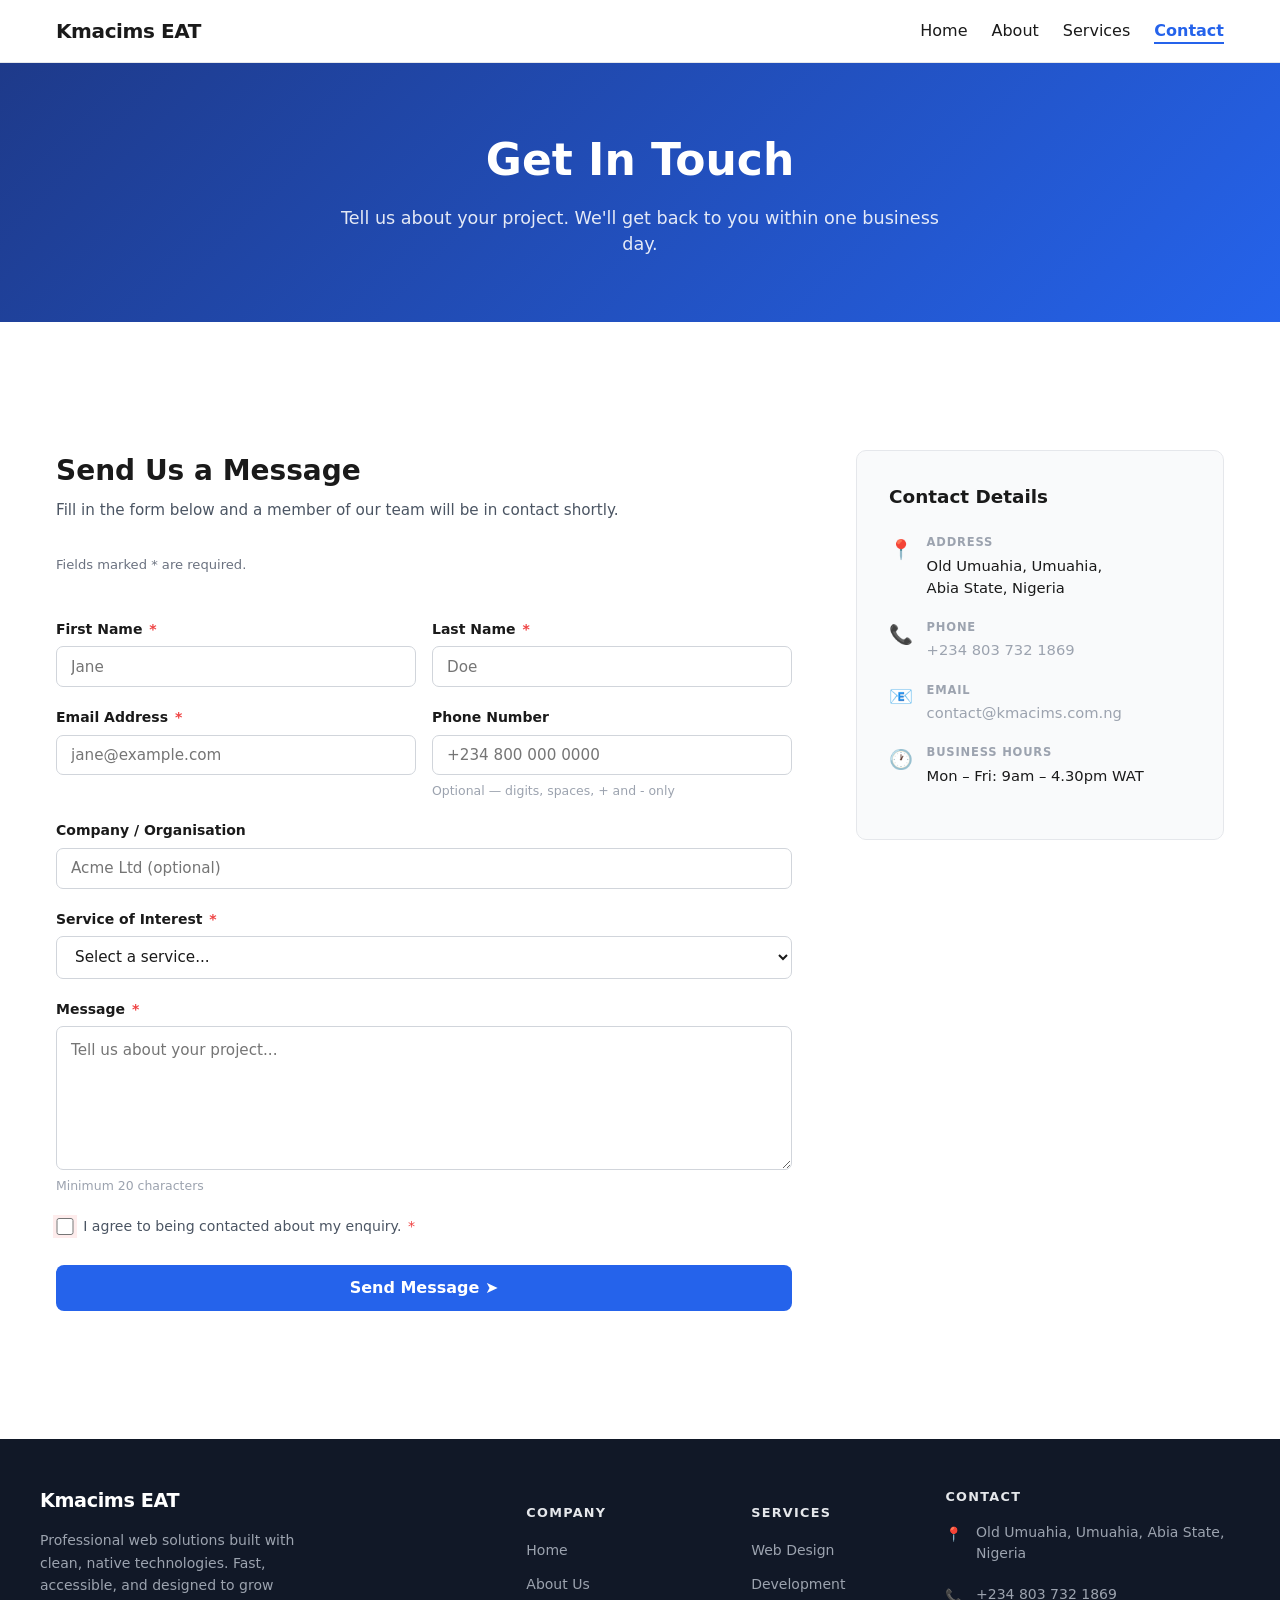
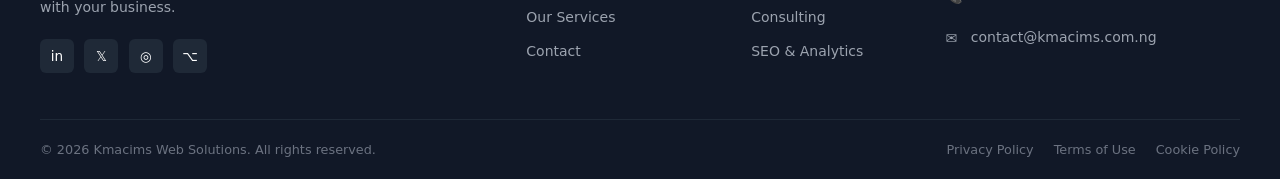
<file: contact.html>
<!DOCTYPE html>
<html lang="en">
<head>
  
  <!-- Character Encoding & Viewport -->
  <meta charset="UTF-8" />
  <meta name="viewport" content="width=device-width, initial-scale=1.0" />
  <!-- Primary SEO Tags -->
  <title>Contact Us | Kmacims Web Solutions</title>
  <meta name="description"
        content="Ready to start your next web project? Get in touch with Kmacims Web Solutions — we respond to every enquiry within one business day." />
  <!-- Canonical URL -->
  <link rel="canonical" href="https://www.kmacims.com.ng/contact.html" />
  <!-- Open Graph / Social Preview -->
  <meta property="og:type"        content="website" />
  <meta property="og:site_name"   content="Kmacims Web Solutions" />
  <meta property="og:url"         content="https://www.kmacims.com.ng/contact.html" />
  <meta property="og:title"       content="Get in Touch | Kmacims Web Solutions" />
  <meta property="og:description"  content="Have a project in mind? We would love to hear from you. Contact Kmacims Web Solutions and let's talk about what we can build together." />
  <meta property="og:image"       content="https://www.kmacims.com/images/og-image.png" />
  <!-- Twitter / X Card -->
  <meta name="twitter:card"  content="summary_large_image" />
  <meta name="twitter:site"  content="@kmacims" />
  <!-- Stylesheet -->
  <link rel="stylesheet" href="css/styles.css" />

</head>
<body>
    <!-- Skip Navigation Link — add this as the FIRST element inside <body> -->
    <a href="#main-content" class="skip-link">Skip to main content</a>

    <!-- Add Progress Bar-->  
    <div class="progress-bar" aria-hidden="true"></div>

    <header class="site-header">
        
        <!--
            The checkbox MUST come first in the DOM.
            CSS can only reach LATER siblings with the ~ combinator.
        -->
        <input
            type="checkbox"
            id="menu-toggle"
            class="menu-checkbox"
            aria-hidden="true"
        />

        <!-- The visible nav bar row -->
        <div class="nav-inner">

            <!-- Clickable logo goes here -->
            <a href="index.html" class="logo">Kmacims EAT</a>

            <!-- Desktop navigation — hidden on mobile via CSS -->
            <ul class="nav-links desktop-nav">
            <li><a href="index.html">Home</a></li>
            <li><a href="about.html">About</a></li>
            <li><a href="services.html">Services</a></li>
            <li><a href="contact.html" aria-current="page">Contact</a></li>
            </ul>

            <!--
            The hamburger label.
            `for` must match the checkbox `id` exactly.
            The three <span> elements become the animated bars.
            `aria-label` gives screen readers a meaningful name.
            `role="button"` and `tabindex="0"` ensure keyboard reachability.
            -->
            <label
            for="menu-toggle"
            class="menu-label"
            aria-label="Toggle navigation menu"
            role="button"
            tabindex="0"
            >
            <span></span>
            <span></span>
            <span></span>
            </label>

        </div><!-- /.nav-inner -->

        <!--
            The sliding mobile menu panel.
            It is a SIBLING of .nav-inner — this is what makes the CSS trick possible.
            It is invisible by default (max-height: 0) and expands when
            the checkbox above it is :checked.
        -->
        <nav class="mobile-menu" aria-label="Mobile navigation">
            <ul>
            <li><a href="index.html">Home</a></li>
            <li><a href="about.html">About</a></li>
            <li><a href="services.html">Services</a></li>
            <li><a href="contact.html" aria-current="page">Contact</a></li>
            </ul>
        </nav>


    </header>

    <main>

       <!-- The Full Code for contact.html in <main> Section -->

        <!-- Page Banner -->
        <section class="page-hero">
        <h1>Get In Touch</h1>
        <p>Tell us about your project. We'll get back to you within one business day.</p>
        </section>

        <!-- Contact Layout: Form + Info -->
        <section class="contact-section">
        <div class="contact-layout page-content">

            <!-- LEFT: Contact Form -->
            <div class="contact-form-wrapper">
            <h2 class="contact-form-title">Send Us a Message</h2>
            <p class="contact-form-desc">
                Fill in the form below and a member of our team will be in contact shortly.
            </p>

            <form
                class="contact-form"
                action="https://formspree.io/f/mykdovaw"
                method="POST"
                novalidate
            >
                <!-- Required field note -->
                <p class="form-required-note">
                Fields marked <span aria-hidden="true">*</span> are required.
                </p>

                <!-- Row 1: First Name + Last Name -->
                <div class="form-row">
                <div class="field-group">
                    <label for="first-name">
                    First Name <span aria-hidden="true">*</span>
                    </label>
                    <input
                    type="text"
                    id="first-name"
                    name="first-name"
                    placeholder="Jane"
                    required
                    minlength="2"
                    autocomplete="given-name"
                    />
                </div>
                <div class="field-group">
                    <label for="last-name">
                    Last Name <span aria-hidden="true">*</span>
                    </label>
                    <input
                    type="text"
                    id="last-name"
                    name="last-name"
                    placeholder="Doe"
                    required
                    minlength="2"
                    autocomplete="family-name"
                    />
                </div>
                </div>

                <!-- Row 2: Email + Phone -->
                <div class="form-row">
                <div class="field-group">
                    <label for="email">
                    Email Address <span aria-hidden="true">*</span>
                    </label>
                    <input
                    type="email"
                    id="email"
                    name="email"
                    placeholder="jane@example.com"
                    required
                    autocomplete="email"
                    />
                </div>
                <div class="field-group">
                    <label for="phone">Phone Number</label>
                    <input
                    type="tel"
                    id="phone"
                    name="phone"
                    placeholder="+234 800 000 0000"
                    pattern="[0-9+\-\s]{7,20}"
                    autocomplete="tel"
                    />
                    <span class="field-hint">Optional — digits, spaces, + and - only</span>
                </div>
                </div>

                <!-- Row 3: Company (full width) -->
                <div class="field-group">
                <label for="company">Company / Organisation</label>
                <input
                    type="text"
                    id="company"
                    name="company"
                    placeholder="Acme Ltd (optional)"
                    autocomplete="organization"
                />
                </div>

                <!-- Row 4: Service Interest dropdown (full width) -->
                <div class="field-group">
                <label for="service">
                    Service of Interest <span aria-hidden="true">*</span>
                </label>
                <select id="service" name="service" required>
                    <option value="" disabled selected>Select a service...</option>
                    <option value="web-design">Web Design</option>
                    <option value="web-development">Web Development</option>
                    <option value="consulting">Consulting</option>
                    <option value="seo">SEO & Performance</option>
                    <option value="other">Other</option>
                </select>
                </div>

                <!-- Row 5: Message textarea (full width) -->
                <div class="field-group">
                <label for="message">
                    Message <span aria-hidden="true">*</span>
                </label>
                <textarea
                    id="message"
                    name="message"
                    rows="5"
                    placeholder="Tell us about your project..."
                    required
                    minlength="20"
                    autocomplete="off"
                ></textarea>
                <span class="field-hint">Minimum 20 characters</span>
                </div>

                <!-- Row 6: Consent checkbox -->
                <div class="field-group field-group--checkbox">
                <input
                    type="checkbox"
                    id="consent"
                    name="consent"
                    required
                    value="yes"
                />
                <label for="consent">
                    I agree to being contacted about my enquiry.
                    <span aria-hidden="true">*</span>
                </label>
                </div>

                <!-- Honeypot spam trap (hidden from humans, bots fill it in) -->
                <input type="text" name="_honey" style="display:none" tabindex="-1" aria-hidden="true" />

                <!-- Submit button -->
                <button type="submit" class="submit-btn">
                Send Message ➤
                </button>

            </form>
            </div><!-- /.contact-form-wrapper -->

            <!-- RIGHT: Business Contact Details -->
            <aside class="contact-details" aria-label="Contact information">
            <h2>Contact Details</h2>

            <div class="contact-item">
                <span class="contact-icon" aria-hidden="true">📍</span>
                <div>
                <p class="contact-item-label">Address</p>
                <p class="contact-item-value">Old Umuahia, Umuahia,<br>Abia State, Nigeria</p>
                </div>
            </div>

            <div class="contact-item">
                <span class="contact-icon" aria-hidden="true">📞</span>
                <div>
                <p class="contact-item-label">Phone</p>
                <a href="tel:+2348037321869" class="contact-item-value">+234 803 732 1869</a>
                </div>
            </div>

            <div class="contact-item">
                <span class="contact-icon" aria-hidden="true">📧</span>
                <div>
                <p class="contact-item-label">Email</p>
                <a href="mailto:contact@kmacims.com.ng" class="contact-item-value">contact@kmacims.com.ng</a>
                </div>
            </div>

            <div class="contact-item">
                <span class="contact-icon" aria-hidden="true">🕐</span>
                <div>
                <p class="contact-item-label">Business Hours</p>
                <p class="contact-item-value">Mon – Fri: 9am – 4.30pm WAT</p>
                </div>
            </div>

            </aside>

        </div><!-- /.contact-layout -->
        </section>


    </main id="main-content">

      <footer class="site-footer" aria-label="Site footer">

        <!-- Main Grid: Four Columns-->
        <div class="footer-inner">

            <!-- Column 1: Brand -->
            <div class="footer-brand">
            <a href="index.html" class="footer-logo">Kmacims EAT</a>
            <p>
                Professional web solutions built with clean, native technologies.
                Fast, accessible, and designed to grow with your business.
            </p>
            <div class="footer-social">
                <a href="https://linkedin.com" class="social-link"
                aria-label="Follow us on LinkedIn"
                target="_blank" rel="noopener noreferrer">in</a>
                <a href="https://x.com" class="social-link"
                aria-label="Follow us on X"
                target="_blank" rel="noopener noreferrer">𝕏</a>
                <a href="https://instagram.com" class="social-link"
                aria-label="Follow us on Instagram"
                target="_blank" rel="noopener noreferrer">◎</a>
                <a href="https://github.com" class="social-link"
                aria-label="Visit our GitHub"
                target="_blank" rel="noopener noreferrer">⌥</a>
            </div>
            </div>

            <!-- Column 2: Company navigation -->
            <nav class="footer-col" aria-label="Company links">
            <h4>Company</h4>
            <ul>
                <li><a href="index.html">Home</a></li>
                <li><a href="about.html">About Us</a></li>
                <li><a href="services.html">Our Services</a></li>
                <li><a href="contact.html">Contact</a></li>
            </ul>
            </nav>

            <!-- Column 3: Services navigation -->
            <nav class="footer-col" aria-label="Services links">
            <h4>Services</h4>
            <ul>
                <li><a href="services.html#web-design">Web Design</a></li>
                <li><a href="services.html#development">Development</a></li>
                <li><a href="services.html#consulting">Consulting</a></li>
                <li><a href="services.html#seo">SEO & Analytics</a></li>
            </ul>
            </nav>

            <!-- Column 4: Contact details -->
             <div class="footer-col">
                <h4>Contact</h4>
                <address>
                    <div class="contact-item">
                    <span aria-hidden="true">📍</span>
                    <span>Old Umuahia, Umuahia,
                        Abia State, Nigeria</span>
                    </div>
                    <div class="contact-item">
                    <span aria-hidden="true">📞</span>
                    <a href="tel:+2348037321869">+234 803 732 1869</a>
                    </div>
                    <div class="contact-item">
                    <span aria-hidden="true">✉️</span>
                    <a href="mailto:hello@kmacims.com">contact@kmacims.com.ng</a>
                    </div>
                </address>
                </div>

        </div><!-- /.footer-inner -->

        <!-- Bottom Bar -->
        <div class="footer-bottom">
            <p>&copy; 2026 Kmacims Web Solutions. All rights reserved.</p>
            <ul class="footer-legal">
            <li><a href="privacy.html">Privacy Policy</a></li>
            <li><a href="terms.html">Terms of Use</a></li>
            <li><a href="cookies.html">Cookie Policy</a></li>
            </ul>
        </div><!-- /.footer-bottom -->

        </footer>

</body>
</html>
</file>
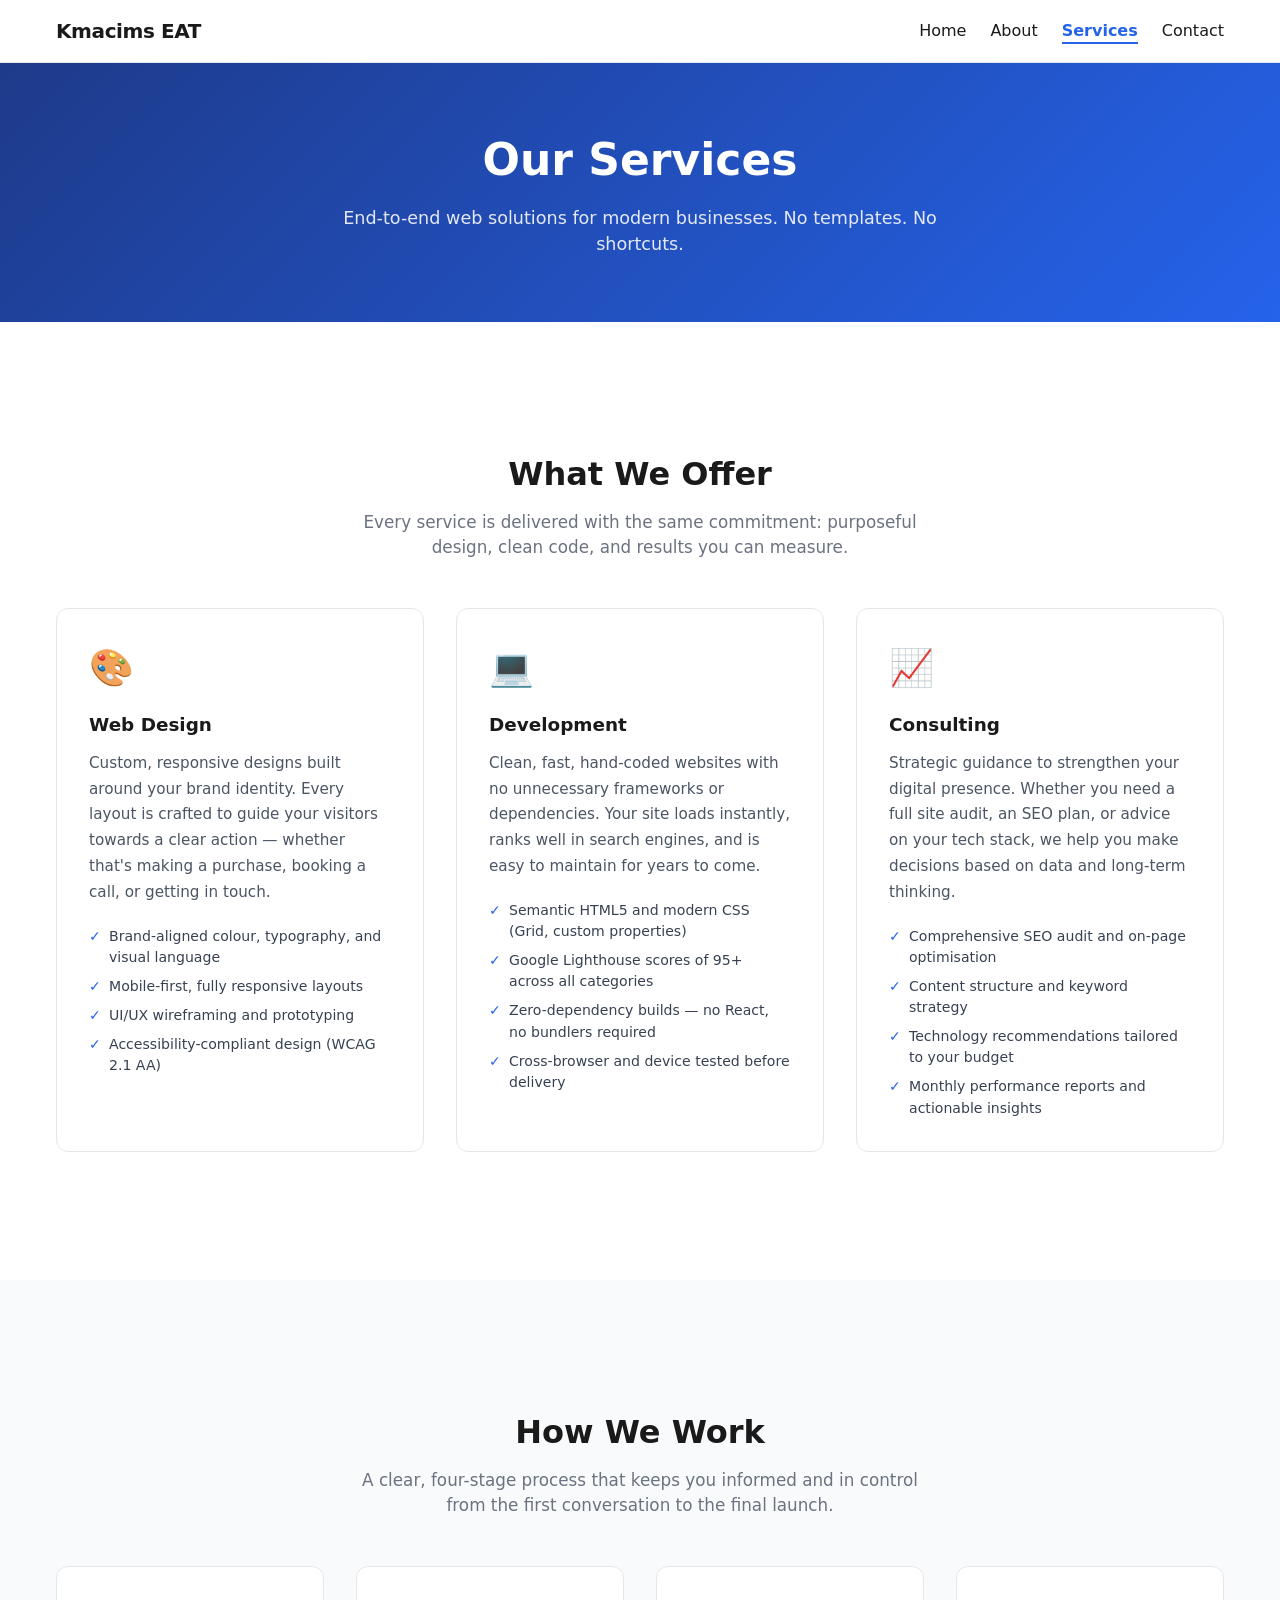
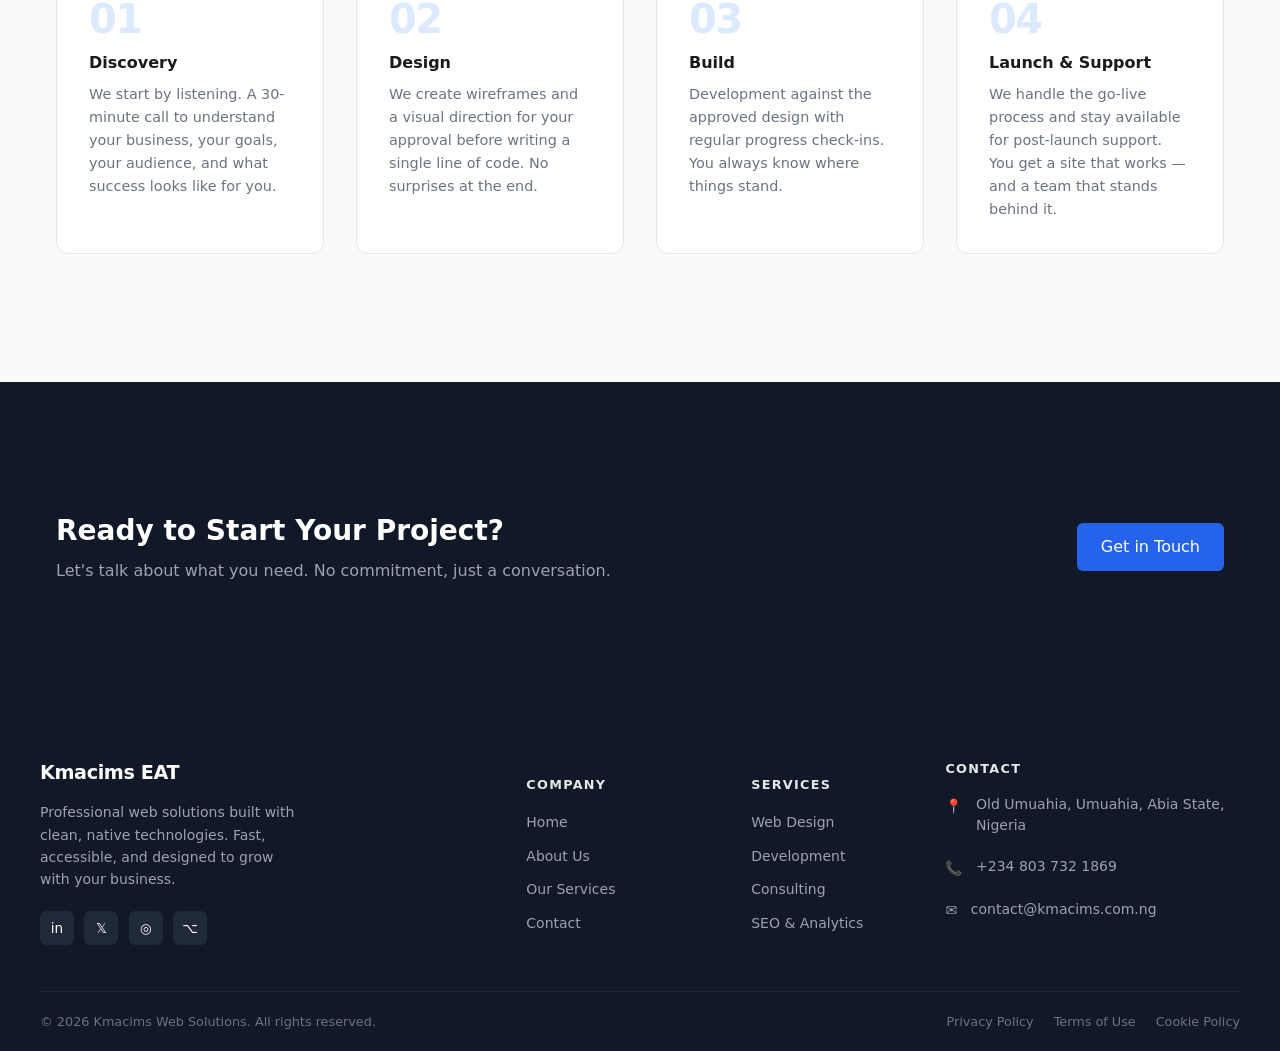
<file: services.html>
<!DOCTYPE html>
<html lang="en">
<head>
  
  <!-- Character Encoding & Viewport -->
  <meta charset="UTF-8" />
  <meta name="viewport" content="width=device-width, initial-scale=1.0" />
  <!-- Primary SEO Tags -->
  <title>Our Services | Kmacims Web Solutions</title>
  <meta name="description"
        content="Explore web design, development, and consulting services from Kmacims Web Solutions. Fast, clean, results-focused websites for modern businesses." />
  <!-- Canonical URL -->
  <link rel="canonical" href="https://www.kmacims.com/services.html" />
  <!-- Open Graph / Social Preview -->
  <meta property="og:type"        content="website" />
  <meta property="og:site_name"   content="Kmacims Web Solutions" />
  <meta property="og:url"         content="https://www.kmacims.com.ng/services.html" />
  <meta property="og:title"       content="Web Design, Development & Consulting — Kmacims" />
  <meta property="og:description"  content="From responsive web design to performance-first development and expert consulting — see exactly how Kmacims Web Solutions can help your business online." />
  <meta property="og:image"       content="https://www.kmacims.com.ng/images/og-image.png" />
  <!-- Twitter / X Card -->
  <meta name="twitter:card"  content="summary_large_image" />
  <meta name="twitter:site"  content="@kmacims" />
  <!-- Stylesheet -->
  <link rel="stylesheet" href="css/styles.css" />

  <script type="application/ld+json">
{
  "@context": "https://schema.org",
  "@type": "ItemList",
  "name": "Our Services",
  "itemListElement": [
    {
      "@type": "ListItem",
      "position": 1,
      "item": {
        "@type": "Service",
        "name": "Web Design",
        "description": "Custom, responsive website designs built for speed and conversions.",
        "provider": {
          "@type": "LocalBusiness",
          "name": "Kmacims Web Solutions"
        },
        "offers": {
          "@type": "Offer",
          "priceCurrency": "USD",
          "price": "399",
          "availability": "https://schema.org/InStock"
        }
      }
    },
    {
      "@type": "ListItem",
      "position": 2,
      "item": {
        "@type": "Service",
        "name": "Web Development",
        "description": "High-performance websites built with clean, framework-free code.",
        "provider": {
          "@type": "LocalBusiness",
          "name": "Kmacims Web Solutions"
        },
        "offers": {
          "@type": "Offer",
          "priceCurrency": "USD",
          "price": "799",
          "availability": "https://schema.org/InStock"
        }
      }
    },
    {
      "@type": "ListItem",
      "position": 3,
      "item": {
        "@type": "Service",
        "name": "Digital Consulting",
        "description": "Strategic guidance on digital presence, SEO, and online growth.",
        "provider": {
          "@type": "LocalBusiness",
          "name": "Your Business Name"
        },
        "offers": {
          "@type": "Offer",
          "priceCurrency": "USD",
          "price": "150",
          "availability": "https://schema.org/InStock"
        }
      }
    }
  ]
}
</script>


</head>
<body>
    <!-- Skip Navigation Link — add this as the FIRST element inside <body> -->
    <a href="#main-content" class="skip-link">Skip to main content</a>

    <!-- Add Progress Bar-->  
    <div class="progress-bar" aria-hidden="true"></div>
    <header class="site-header">
        
        <!--
            The checkbox MUST come first in the DOM.
            CSS can only reach LATER siblings with the ~ combinator.
        -->
        <input
            type="checkbox"
            id="menu-toggle"
            class="menu-checkbox"
            aria-hidden="true"
        />

        <!-- The visible nav bar row -->
        <div class="nav-inner">

            <!-- Clickable logo goes here -->
            <a href="index.html" class="logo">Kmacims EAT</a>

            <!-- Desktop navigation — hidden on mobile via CSS -->
            <ul class="nav-links desktop-nav">
            <li><a href="index.html">Home</a></li>
            <li><a href="about.html">About</a></li>
            <li><a href="services.html" aria-current="page">Services</a></li>
            <li><a href="contact.html">Contact</a></li>
            </ul>

            <!--
            The hamburger label.
            `for` must match the checkbox `id` exactly.
            The three <span> elements become the animated bars.
            `aria-label` gives screen readers a meaningful name.
            `role="button"` and `tabindex="0"` ensure keyboard reachability.
            -->
            <label
            for="menu-toggle"
            class="menu-label"
            aria-label="Toggle navigation menu"
            role="button"
            tabindex="0"
            >
            <span></span>
            <span></span>
            <span></span>
            </label>

        </div><!-- /.nav-inner -->

        <!--
            The sliding mobile menu panel.
            It is a SIBLING of .nav-inner — this is what makes the CSS trick possible.
            It is invisible by default (max-height: 0) and expands when
            the checkbox above it is :checked.
        -->
        <nav class="mobile-menu" aria-label="Mobile navigation">
            <ul>
            <li><a href="index.html">Home</a></li>
            <li><a href="about.html">About</a></li>
            <li><a href="services.html" aria-current="page">Services</a></li>
            <li><a href="contact.html">Contact</a></li>
            </ul>
        </nav>


    </header>

    <main id="main-content">
          <!-- Page Hero -->
        <section class="page-hero">
            <h1>Our Services</h1>
            <p>End-to-end web solutions for modern businesses. No templates. No shortcuts.</p>
        </section>

        <!-- Detailed Services Section -->
        <section class="services-detail">
            <div class="page-content">
            <h2>What We Offer</h2>
            <p class="section-intro">
                Every service is delivered with the same commitment: purposeful design,
                clean code, and results you can measure.
            </p>

            <div class="services-detail-grid">

                <article class="service-detail-card">
                <div class="svc-icon" aria-hidden="true">🎨</div>
                <h3>Web Design</h3>
                <p>
                    Custom, responsive designs built around your brand identity. Every
                    layout is crafted to guide your visitors towards a clear action —
                    whether that's making a purchase, booking a call, or getting in touch.
                </p>
                <ul class="service-features">
                    <li>Brand-aligned colour, typography, and visual language</li>
                    <li>Mobile-first, fully responsive layouts</li>
                    <li>UI/UX wireframing and prototyping</li>
                    <li>Accessibility-compliant design (WCAG 2.1 AA)</li>
                </ul>
                </article>

                <article class="service-detail-card">
                <div class="svc-icon" aria-hidden="true">💻</div>
                <h3>Development</h3>
                <p>
                    Clean, fast, hand-coded websites with no unnecessary frameworks or
                    dependencies. Your site loads instantly, ranks well in search engines,
                    and is easy to maintain for years to come.
                </p>
                <ul class="service-features">
                    <li>Semantic HTML5 and modern CSS (Grid, custom properties)</li>
                    <li>Google Lighthouse scores of 95+ across all categories</li>
                    <li>Zero-dependency builds — no React, no bundlers required</li>
                    <li>Cross-browser and device tested before delivery</li>
                </ul>
                </article>

                <article class="service-detail-card">
                <div class="svc-icon" aria-hidden="true">📈</div>
                <h3>Consulting</h3>
                <p>
                    Strategic guidance to strengthen your digital presence. Whether you
                    need a full site audit, an SEO plan, or advice on your tech stack,
                    we help you make decisions based on data and long-term thinking.
                </p>
                <ul class="service-features">
                    <li>Comprehensive SEO audit and on-page optimisation</li>
                    <li>Content structure and keyword strategy</li>
                    <li>Technology recommendations tailored to your budget</li>
                    <li>Monthly performance reports and actionable insights</li>
                </ul>
                </article>

            </div>
            </div>
        </section>

        <!-- How We Work Section -->
        <section class="services-process">
            <div class="page-content">
            <h2>How We Work</h2>
            <p class="section-intro">
                A clear, four-stage process that keeps you informed and in control
                from the first conversation to the final launch.
            </p>

            <ol class="process-steps">

                <li class="process-step">
                <div class="step-number" aria-hidden="true">01</div>
                <div class="step-text">
                    <h3>Discovery</h3>
                    <p>We start by listening. A 30-minute call to understand your business, your goals, your audience, and what success looks like for you.</p>
                </div>
                </li>

                <li class="process-step">
                <div class="step-number" aria-hidden="true">02</div>
                <div class="step-text">
                    <h3>Design</h3>
                    <p>We create wireframes and a visual direction for your approval before writing a single line of code. No surprises at the end.</p>
                </div>
                </li>

                <li class="process-step">
                <div class="step-number" aria-hidden="true">03</div>
                <div class="step-text">
                    <h3>Build</h3>
                    <p>Development against the approved design with regular progress check-ins. You always know where things stand.</p>
                </div>
                </li>

                <li class="process-step">
                <div class="step-number" aria-hidden="true">04</div>
                <div class="step-text">
                    <h3>Launch & Support</h3>
                    <p>We handle the go-live process and stay available for post-launch support. You get a site that works — and a team that stands behind it.</p>
                </div>
                </li>

            </ol>
            </div>
        </section>

        <!-- CTA Strip -->
        <section class="cta-strip">
            <div class="page-content cta-strip-inner">
            <div class="cta-strip-text">
                <h2>Ready to Start Your Project?</h2>
                <p>Let's talk about what you need. No commitment, just a conversation.</p>
            </div>
            <a href="contact.html" class="cta-button">Get in Touch</a>
            </div>
        </section>

    </main>

      <footer class="site-footer" aria-label="Site footer">

    <!-- Main Grid: Four Columns-->
    <div class="footer-inner">

        <!-- Column 1: Brand -->
        <div class="footer-brand">
        <a href="index.html" class="footer-logo">Kmacims EAT</a>
        <p>
            Professional web solutions built with clean, native technologies.
            Fast, accessible, and designed to grow with your business.
        </p>
        <div class="footer-social">
            <a href="https://linkedin.com" class="social-link"
            aria-label="Follow us on LinkedIn"
            target="_blank" rel="noopener noreferrer">in</a>
            <a href="https://x.com" class="social-link"
            aria-label="Follow us on X"
            target="_blank" rel="noopener noreferrer">𝕏</a>
            <a href="https://instagram.com" class="social-link"
            aria-label="Follow us on Instagram"
            target="_blank" rel="noopener noreferrer">◎</a>
            <a href="https://github.com" class="social-link"
            aria-label="Visit our GitHub"
            target="_blank" rel="noopener noreferrer">⌥</a>
        </div>
        </div>

        <!-- Column 2: Company navigation -->
        <nav class="footer-col" aria-label="Company links">
        <h4>Company</h4>
        <ul>
            <li><a href="index.html">Home</a></li>
            <li><a href="about.html">About Us</a></li>
            <li><a href="services.html">Our Services</a></li>
            <li><a href="contact.html">Contact</a></li>
        </ul>
        </nav>

        <!-- Column 3: Services navigation -->
        <nav class="footer-col" aria-label="Services links">
        <h4>Services</h4>
        <ul>
            <li><a href="services.html#web-design">Web Design</a></li>
            <li><a href="services.html#development">Development</a></li>
            <li><a href="services.html#consulting">Consulting</a></li>
            <li><a href="services.html#seo">SEO & Analytics</a></li>
        </ul>
        </nav>

        <!-- Column 4: Contact details -->
        <div class="footer-col">
        <h4>Contact</h4>
        <address>
            <div class="contact-item">
            <span aria-hidden="true">📍</span>
            <span>Old Umuahia, Umuahia,
                Abia State, Nigeria</span>
            </div>
            <div class="contact-item">
            <span aria-hidden="true">📞</span>
            <a href="tel:+2348037321869">+234 803 732 1869</a>
            </div>
            <div class="contact-item">
            <span aria-hidden="true">✉️</span>
            <a href="mailto:hello@kmacims.com">contact@kmacims.com.ng</a>
            </div>
        </address>
        </div>

    </div><!-- /.footer-inner -->

    <!-- Bottom Bar -->
    <div class="footer-bottom">
        <p>&copy; 2026 Kmacims Web Solutions. All rights reserved.</p>
        <ul class="footer-legal">
        <li><a href="privacy.html">Privacy Policy</a></li>
        <li><a href="terms.html">Terms of Use</a></li>
        <li><a href="cookies.html">Cookie Policy</a></li>
        </ul>
    </div><!-- /.footer-bottom -->

    </footer>

</body>
</html>
</file>
<file: css/styles.css>
@layer base, components, utilities;

@layer base{
/* Base Reset */
*,
*::before,
*::after {
  box-sizing: border-box;
  margin: 0;
  padding: 0;
}

body {
  font-family: system-ui, sans-serif;
  line-height: 1.5;
  color: #1a1a1a;
}

img, picture, video, canvas, svg {
  display: block;
  max-width: 100%;
  height: auto;
}

/* ── Skip Navigation ─────────────────────────────── */
.skip-link {
  position: absolute;
  top: -100%;
  left: 1rem;
  background: var(--primary-color);
  color: #fff;
  padding: 0.75rem 1.25rem;
  border-radius: 0 0 6px 6px;
  font-weight: 600;
  text-decoration: none;
  z-index: 9999;
  transition: top 0.2s;
}

.skip-link:focus {
  top: 0;
}


}

/* ================================
   Reading Progress Bar
   ================================ */

@keyframes grow-progress {
  from { transform: scaleX(0); }
  to   { transform: scaleX(1); }
}

.progress-bar {
  position: fixed;
  top: 0;
  left: 0;
  width: 100%;
  height: 4px;
  background: var(--primary-color);
  transform-origin: left;
  transform: scaleX(0);
  z-index: 1000;

  animation: grow-progress linear;
  animation-timeline: scroll(root block);
}


/* create css variables */

:root {
  --primary-color: #2563eb;
  --text-color: #1a1a1a;
  --bg-color: #ffffff;
  --max-width: 1200px;
  --spacing: 1rem;
}

/* Style the header and navigation bar */

header {
  background: var(--bg-color);
  border-bottom: 1px solid #e5e7eb;
}

nav {
  max-width: var(--max-width);
  margin: auto;
  padding: 1rem;
  display: flex;
  justify-content: space-between;
  align-items: center;
}

.nav-links {
  list-style: none;
  display: flex;
  gap: 1.5rem;
}

.nav-links a {
  text-decoration: none;
  color: var(--text-color);
  font-weight: 500;
}

/* Style logo as an anchor tag */
.logo {
  text-decoration: none;
  font-size: 1.25rem;
  font-weight: 800;
  color: var(--text-color);
  letter-spacing: -0.02em;
}

/* Active page indicator */
.nav-links a[aria-current="page"] {
  color: var(--primary-color);
  font-weight: 600;
}

.nav-links a[aria-current="page"]::after {
  width: 100%;
  background: var(--primary-color);
}

/* ---------------------------------------------
 Mobile Menu — The :checked Hack
 --------------------------------------------   */
/* 1. Visually hide the checkbox but keep it in the accessibility tree */
.menu-checkbox {
  position: absolute;
  opacity: 0;
  width: 0;
  height: 0;
  pointer-events: none;
}

/* 2. The nav bar row — flex container */
.nav-inner {
  max-width: var(--max-width);
  margin: auto;
  padding: 1rem;
  display: flex;
  justify-content: space-between;
  align-items: center;
}

/* 3. The hamburger label — three animated bars */
.menu-label {
  display: none; /* Hidden on desktop */
  flex-direction: column;
  justify-content: center;
  gap: 5px;
  width: 2.25rem;
  height: 2.25rem;
  padding: 0.4rem;
  cursor: pointer;
  border-radius: 6px;
  transition: background 0.2s;
}

.menu-label:hover {
  background: var(--light-bg);
}

.menu-label:focus-visible {
  outline: 2px solid var(--primary-color);
  outline-offset: 2px;
}

.menu-label span {
  display: block;
  height: 2px;
  background: var(--text-color);
  border-radius: 2px;
  transform-origin: center;
  transition: transform 0.3s ease, opacity 0.3s ease, width 0.3s ease;
}

.menu-label span:nth-child(2) {
  width: 75%; /* Offset middle bar for style */
}

/* 4. The sliding panel — closed by default */
.mobile-menu {
  max-height: 0;
  overflow: hidden;
  border-top: 1px solid transparent;
  transition:
    max-height 0.4s cubic-bezier(0.4, 0, 0.2, 1),
    border-color 0.4s;
  background: var(--bg-color);
}

.mobile-menu ul {
  list-style: none;
  padding: 0.5rem 0 1rem;
  max-width: var(--max-width);
  margin: auto;
}

.mobile-menu li a {
  display: block;
  padding: 0.75rem 1rem;
  font-weight: 500;
  color: var(--text-color);
  text-decoration: none;
  border-radius: 6px;
  transition: color 0.2s, background 0.2s;
}

.mobile-menu li a:hover {
  color: var(--primary-color);
  background: #eff6ff;
}

.mobile-menu li a[aria-current="page"] {
  color: var(--primary-color);
  font-weight: 700;
}

/* 
   THE MAGIC — :checked selectors
   Note the ~ combinator: targets LATER siblings of the checkbox.
   Structure required: checkbox → .nav-inner → .mobile-menu (all siblings)
    */

/* Open the panel when checked */
.menu-checkbox:checked ~ .mobile-menu {
  max-height: 400px;
  border-top-color: var(--border-color, #e5e7eb);
}

/* Animate bar 1: slide down and rotate to form top of X */
.menu-checkbox:checked ~ .nav-inner .menu-label span:nth-child(1) {
  transform: translateY(7px) rotate(45deg);
}

/* Animate bar 2: fade and collapse */
.menu-checkbox:checked ~ .nav-inner .menu-label span:nth-child(2) {
  opacity: 0;
  width: 0;
}

/* Animate bar 3: slide up and rotate to form bottom of X */
.menu-checkbox:checked ~ .nav-inner .menu-label span:nth-child(3) {
  transform: translateY(-7px) rotate(-45deg);
}

/* 
   RESPONSIVE — Switch between desktop and mobile nav
    */

/* On mobile: show hamburger, hide desktop nav */
@media (max-width: 640px) {
  .desktop-nav { display: none; }
  .menu-label  { display: flex; }
}

/* On desktop: hide hamburger and mobile panel entirely */
@media (min-width: 641px) {
  .menu-label  { display: none; }
  .mobile-menu { display: none; }
}

/*================================================================
=================================================================*/

/* Style the hero section */

.hero {
  background-image: url('../images/hero-bg.avif');
  background-image: url('../images/hero-bg.webp');
  background-image: url('../images/hero-bg.jpg');
  background-size: cover;
  background-position: center;
  background-repeat: no-repeat;
  text-align: center;
  padding-block: 0;
}

.hero-overlay {
  max-width: var(--max-width);
  margin: auto;
  padding: 6rem 1rem;
  background: rgba(0, 0, 0, 0.55);
} 

.hero h1 {
  font-size: clamp(2rem, 5vw, 3rem);
  margin-bottom: 1rem;
  color: white;
}

.hero p {
  margin-bottom: 2rem;
  font-size: 1.1rem;
  color: rgba(255, 255, 255, 0.88);
}

.cta-button {
  display: inline-block;
  padding: 0.75rem 1.5rem;
  background: var(--primary-color);
  color: white;
  text-decoration: none;
  border-radius: 6px;
}

/* ================================
   Hero Entrance Animation
   ================================ */

@keyframes hero-enter {
  from {
    opacity: 0;
    transform: translateY(24px);
  }
  to {
    opacity: 1;
    transform: translateY(0);
  }
}

.hero-content {
  animation: hero-enter 0.8s cubic-bezier(0.22, 1, 0.36, 1) both;
}

.hero-content h1 {
  animation: hero-enter 0.8s 0.1s cubic-bezier(0.22, 1, 0.36, 1) both;
}

.hero-content p {
  animation: hero-enter 0.8s 0.2s cubic-bezier(0.22, 1, 0.36, 1) both;
}

.cta-button {
  animation: hero-enter 0.8s 0.35s cubic-bezier(0.22, 1, 0.36, 1) both;
}


/* Page Banner used on About, Services, and Contact pages */

.page-hero {
  background: linear-gradient(135deg, #1e3a8a 0%, var(--primary-color) 100%);
  color: white;
  padding: 4rem 1rem;
  text-align: center;
}

.page-hero h1 {
  font-size: clamp(1.75rem, 4vw, 2.75rem);
  font-weight: 800;
  margin-bottom: 0.75rem;
}

.page-hero p {
  font-size: 1.1rem;
  opacity: 0.88;
  max-width: 600px;
  margin: 0 auto;
}

/* Shared Page Content Container */

.page-content {
  max-width: var(--max-width);
  margin: 0 auto;
  padding: 4rem 1rem;
}

/* Style the services section */

.services {
  background: #f9fafb;
  padding: 4rem 1rem;
}

.services h2 {
  text-align: center;
  font-size: clamp(1.5rem, 3vw, 2rem);
  margin-bottom: 2.5rem;
}

.service-grid {
  max-width: var(--max-width);
  margin: auto;
  display: grid;
  gap: 2rem;
  grid-template-columns: repeat(auto-fit, minmax(250px, 1fr));
}

.service-grid article {
  background: white;
  padding: 2rem;
  border-radius: 8px;
  text-align: center;
}

/* Style the Why Choose Us section */

.why-choose-us {
  background: var(--bg-color);
  padding: 4rem 1rem;
}

.why-choose-us h2 {
  text-align: center;
  font-size: clamp(1.5rem, 3vw, 2rem);
  margin-bottom: 3rem;
}

.why-grid {
  max-width: var(--max-width);
  margin: auto;
  display: grid;
  gap: 3rem;
  grid-template-columns: repeat(auto-fit, minmax(min(100%, 480px), 1fr));
  align-items: center;
}

.why-image img {
  width: 100%;
  height: 100%;
  object-fit: cover;
  border-radius: 8px;
  display: block;
}

.why-reasons {
  display: flex;
  flex-direction: column;
  gap: 1.75rem;
}

.reason {
  display: flex;
  align-items: flex-start;
  gap: 1rem;
}

.reason-icon {
  font-size: 1.5rem;
  color: var(--primary-color);
  flex-shrink: 0;
  margin-top: 0.1rem;
}

.reason-content h3 {
  font-size: 1.1rem;
  margin-bottom: 0.35rem;
  color: var(--text-color);
}

.reason-content p {
  font-size: 0.95rem;
  color: #4b5563;
  line-height: 1.6;
}

/* Style the Blog / News section */
/*

.blog {
  background: #f9fafb;
  padding: 4rem 1rem;
}

.blog h2 {
  text-align: center;
  font-size: clamp(1.5rem, 3vw, 2rem);
  margin-bottom: 0.5rem;
}

.blog-subtitle {
  text-align: center;
  color: #4b5563;
  margin-bottom: 3rem;
  font-size: 1rem;
}

.blog-grid {
  max-width: var(--max-width);
  margin: auto;
  display: grid;
  gap: 2rem;
  grid-template-columns: repeat(auto-fit, minmax(300px, 1fr));
}

.blog-card {
  background: white;
  border-radius: 8px;
  overflow: hidden;
}

.blog-thumbnail {
  position: relative;
}

.blog-thumbnail img {
  width: 100%;
  height: 200px;
  object-fit: cover;
  display: block;
}

.blog-category {
  position: absolute;
  top: 0.75rem;
  left: 0.75rem;
  background: var(--primary-color);
  color: white;
  font-size: 0.75rem;
  font-weight: 600;
  padding: 0.25rem 0.65rem;
  border-radius: 4px;
  text-transform: uppercase;
  letter-spacing: 0.05em;
}

.blog-content {
  padding: 1.5rem;
}

.blog-content h3 {
  font-size: 1.05rem;
  margin-bottom: 0.6rem;
  line-height: 1.4;
}

.blog-content h3 a {
  text-decoration: none;
  color: var(--text-color);
  transition: color 0.2s ease;
}

.blog-content h3 a:hover {
  color: var(--primary-color);
}

.blog-content p {
  font-size: 0.9rem;
  color: #4b5563;
  margin-bottom: 1.25rem;
  line-height: 1.6;
}

.blog-meta {
  display: flex;
  align-items: center;
  gap: 0.75rem;
  padding-top: 1rem;
  border-top: 1px solid #e5e7eb;
}

.author-avatar {
  width: 36px;
  height: 36px;
  border-radius: 50%;
  object-fit: cover;
  flex-shrink: 0;
}

.blog-meta-text {
  display: flex;
  flex-direction: column;
  gap: 0.1rem;
}

.author-name {
  font-size: 0.85rem;
  font-weight: 600;
  color: var(--text-color);
}

.published-date {
  font-size: 0.78rem;
  color: #6b7280;
}

.blog-cta {
  text-align: center;
  margin-top: 3rem;
}
*/

/* Style the footer section 

/* ═════════════════════════════════════════
   SECTION 5 — Multi-Column Footer
   ═════════════════════════════════════════ */

/* Outer container */
.site-footer {
  background: #111827;
  color: white;
  padding: 3rem 1rem 0;
}

/* ── Main Grid ── */
.footer-inner {
  max-width: var(--max-width);
  margin: auto;
  display: grid;
  grid-template-columns: 2fr 1fr 1fr 1.5fr;
  gap: 2.5rem;
  padding-bottom: 2.5rem;
  border-bottom: 1px solid #1f2937;
}

/* ── Brand Column ── */
.footer-logo {
  display: inline-block;
  font-size: 1.2rem;
  font-weight: 800;
  color: white;
  text-decoration: none;
  letter-spacing: -0.02em;
  margin-bottom: 0.85rem;
}

.footer-brand p {
  font-size: 0.875rem;
  color: #9ca3af;
  line-height: 1.6;
  max-width: 260px;
}

/* Social icons row */
.footer-social {
  display: flex;
  gap: 0.65rem;
  margin-top: 1.25rem;
}

.social-link {
  display: inline-flex;
  align-items: center;
  justify-content: center;
  width: 34px;
  height: 34px;
  background: #1f2937;
  border-radius: 6px;
  color: white;
  text-decoration: none;
  font-size: 0.85rem;
  transition: background 0.2s ease;
}

.social-link:hover {
  background: var(--primary-color);
}

/* ── Navigation and Contact Columns ── */
.footer-col {
  display: flex;
  flex-direction: column;
  align-items: flex-start; 
}

.footer-col h4 {
  font-size: 0.8rem;
  font-weight: 700;
  text-transform: uppercase;
  letter-spacing: 0.1em;
  color: #e5e7eb;
  margin-bottom: 1rem;
}

.footer-col ul {
  list-style: none;
  display: flex;
  flex-direction: column;
  gap: 0.6rem;
}

.footer-col ul a {
  font-size: 0.875rem;
  color: #9ca3af;
  text-decoration: none;
  transition: color 0.2s ease;
}

.footer-col ul a:hover {
  color: white;
}

/* ── Contact details inside <address> ── */
.footer-col address {
  font-style: normal; /* remove browser default italic */
}

.contact-item {
  display: flex;
  align-items: flex-start;
  gap: 0.6rem;
  font-size: 0.875rem;
  color: #9ca3af;
  margin-bottom: 0.7rem;
  line-height: 1.5;
}

.contact-item span:first-child {
  flex-shrink: 0;
  margin-top: 0.1rem;
}

.contact-item a {
  color: #9ca3af;
  text-decoration: none;
  transition: color 0.2s ease;
}

.contact-item a:hover {
  color: white;
}

/* ── Bottom Bar ── */
.footer-bottom {
  max-width: var(--max-width);
  margin: 0 auto;
  display: flex;
  justify-content: space-between;
  align-items: center;
  flex-wrap: wrap;
  gap: 0.75rem;
  padding: 1.25rem 0;
  font-size: 0.8rem;
  color: #6b7280;
}

.footer-legal {
  list-style: none;
  display: flex;
  gap: 1.25rem;
  flex-wrap: wrap;
}

.footer-legal a {
  color: #6b7280;
  text-decoration: none;
  transition: color 0.2s ease;
}

.footer-legal a:hover {
  color: #9ca3af;
}
/* ── Footer: Tablet (≤ 768px) ── */
@media (max-width: 768px) {
  .footer-inner {
    grid-template-columns: 1fr 1fr;
  }

  /* Brand column takes the full width on its own row */
  .footer-brand {
    grid-column: 1 / -1;
  }

  .footer-brand p {
    max-width: 100%;
  }
}

/* ── Footer: Mobile (≤ 480px) ── */
@media (max-width: 480px) {
  .footer-inner {
    grid-template-columns: 1fr;
  }

  .footer-bottom {
    flex-direction: column;
    align-items: flex-start;
    gap: 0.5rem;
  }
}


/* Polish with transition effects for better UX */
/* Apply navigational hover effects */

.nav-links a {
  position: relative;
  transition: color 0.3s ease;
}

.nav-links a::after {
  content: "";
  position: absolute;
  left: 0;
  bottom: -4px;
  width: 0;
  height: 2px;
  background: var(--primary-color);
  transition: width 0.3s ease;
}

.nav-links a:hover::after {
  width: 100%;
}

/* Apply button interaction effects */

.cta-button {
  transition: transform 0.2s ease, box-shadow 0.2s ease;
}

.cta-button:hover {
  transform: translateY(-2px);
  box-shadow: 0 6px 20px rgba(0,0,0,0.1);
}

/* Apply service card hover effects */

.service-grid article {
  transition: transform 0.2s ease, box-shadow 0.2s ease;
}

.service-grid article:hover {
  transform: translateY(-5px);
  box-shadow: 0 10px 25px rgba(0,0,0,0.08);
}

/* Apply Why Choose Us reason hover effects */

.reason {
  transition: transform 0.2s ease;
}

.reason:hover {
  transform: translateX(5px);
}

/* Apply blog card hover effects 

.blog-card {
  transition: transform 0.2s ease, box-shadow 0.2s ease;
}

.blog-card:hover {
  transform: translateY(-5px);
  box-shadow: 0 10px 25px rgba(0,0,0,0.08);
}
*/

/* Apply smooth scrolling effect */

html {
  scroll-behavior: smooth;
}

/* Refine visual spacing in sections */

section {
  padding-block: 4rem;
}

/* 
_________________________
   SECTION 2 — Core Pages CSS
______________________________   
*/

/* Section intro text — the descriptive paragraph under each section heading */
.section-intro {
  text-align: center;
  font-size: 1.05rem;
  color: #6b7280;
  max-width: 600px;
  margin: 0 auto 3rem;
}
/* Styles for the About Page */
/* ── About: Mission Section ── */
.about-mission {
  background: var(--bg-color);
}

.about-mission-inner {
  display: grid;
  grid-template-columns: repeat(auto-fit, minmax(min(100%, 460px), 1fr));
  gap: 3.5rem;
  align-items: center;
}

.about-image img {
  width: 100%;
  height: auto;
  border-radius: 12px;
  display: block;
  object-fit: cover;
  box-shadow: 0 20px 40px rgba(0,0,0,0.08);
}

.about-text h2 {
  font-size: clamp(1.5rem, 3vw, 2rem);
  margin-bottom: 1.25rem;
  color: var(--text-color);
}

.about-text p {
  color: #4b5563;
  font-size: 1rem;
  line-height: 1.75;
  margin-bottom: 1rem;
}

.about-text .cta-button {
  margin-top: 0.5rem;
  display: inline-block;
}

/* ── About: Values Section ── */
.about-values {
  background: #f9fafb;
}

.about-values h2 {
  text-align: center;
  font-size: clamp(1.5rem, 3vw, 2rem);
  margin-bottom: 0.75rem;
}

.values-grid {
  display: grid;
  grid-template-columns: repeat(auto-fit, minmax(220px, 1fr));
  gap: 1.5rem;
}

.value-card {
  background: white;
  border-radius: 10px;
  padding: 2rem;
  border: 1px solid #e5e7eb;
  transition: transform 0.2s ease, box-shadow 0.2s ease;
}

.value-card:hover {
  transform: translateY(-4px);
  box-shadow: 0 12px 28px rgba(0,0,0,0.07);
}

.value-icon {
  font-size: 2rem;
  margin-bottom: 1rem;
}

.value-card h3 {
  font-size: 1.05rem;
  font-weight: 700;
  margin-bottom: 0.5rem;
  color: var(--text-color);
}

.value-card p {
  font-size: 0.92rem;
  color: #6b7280;
  line-height: 1.6;
}

/* About: Team Section */
.about-team {
  background: var(--bg-color);
}

.about-team h2 {
  text-align: center;
  font-size: clamp(1.5rem, 3vw, 2rem);
  margin-bottom: 0.75rem;
}

.team-grid {
  list-style: none;
  display: grid;
  grid-template-columns: repeat(auto-fit, minmax(220px, 1fr));
  gap: 2rem;
}

.team-card {
  text-align: center;
  padding: 2rem 1.5rem;
  border-radius: 12px;
  border: 1px solid #e5e7eb;
  transition: box-shadow 0.2s ease;
}

.team-card:hover {
  box-shadow: 0 8px 24px rgba(0,0,0,0.07);
}

.team-avatar {
  width: 96px;
  height: 96px;
  border-radius: 50%;
  overflow: hidden;
  margin: 0 auto 1.25rem;
  border: 3px solid #dbeafe;
}

.team-avatar img {
  width: 100%;
  height: 100%;
  object-fit: cover;
  display: block;
}

.team-card h3 {
  font-size: 1.05rem;
  font-weight: 700;
  color: var(--text-color);
  margin-bottom: 0.25rem;
}

.team-role {
  font-size: 0.82rem;
  font-weight: 600;
  color: var(--primary-color);
  text-transform: uppercase;
  letter-spacing: 0.06em;
  margin-bottom: 0.75rem;
}

.team-bio {
  font-size: 0.9rem;
  color: #6b7280;
  line-height: 1.6;
}

/* Styles for the Services Page */
/* Services: Detailed Cards */
.services-detail {
  background: var(--bg-color);
}

.services-detail h2 {
  text-align: center;
  font-size: clamp(1.5rem, 3vw, 2rem);
  margin-bottom: 0.75rem;
}

.services-detail-grid {
  display: grid;
  grid-template-columns: repeat(auto-fit, minmax(260px, 1fr));
  gap: 2rem;
}

.service-detail-card {
  background: white;
  border: 1px solid #e5e7eb;
  border-radius: 12px;
  padding: 2rem;
  transition: transform 0.2s ease, box-shadow 0.2s ease;
}

.service-detail-card:hover {
  transform: translateY(-5px);
  box-shadow: 0 16px 32px rgba(0,0,0,0.07);
}

.svc-icon {
  font-size: 2.25rem;
  margin-bottom: 1rem;
}

.service-detail-card h3 {
  font-size: 1.15rem;
  font-weight: 700;
  margin-bottom: 0.75rem;
  color: var(--text-color);
}

.service-detail-card p {
  color: #4b5563;
  font-size: 0.95rem;
  line-height: 1.7;
  margin-bottom: 1.25rem;
}

.service-features {
  padding-left: 0;
  list-style: none;
  display: flex;
  flex-direction: column;
  gap: 0.5rem;
}

.service-features li {
  font-size: 0.88rem;
  color: #374151;
  padding-left: 1.25rem;
  position: relative;
}

/* Custom checkmark bullet using ::before */
.service-features li::before {
  content: "✓";
  position: absolute;
  left: 0;
  color: var(--primary-color);
  font-weight: 700;
}

/* ── Services: Process Steps ── */
.services-process {
  background: #f9fafb;
}

.services-process h2 {
  text-align: center;
  font-size: clamp(1.5rem, 3vw, 2rem);
  margin-bottom: 0.75rem;
}

.process-steps {
  list-style: none;
  display: grid;
  grid-template-columns: repeat(auto-fit, minmax(200px, 1fr));
  gap: 2rem;
}

.process-step {
  background: white;
  border-radius: 12px;
  padding: 2rem;
  border: 1px solid #e5e7eb;
  position: relative;
}

.step-number {
  font-size: 2.5rem;
  font-weight: 900;
  color: #dbeafe;
  line-height: 1;
  margin-bottom: 0.75rem;
  letter-spacing: -0.04em;
}

.step-text h3 {
  font-size: 1rem;
  font-weight: 700;
  color: var(--text-color);
  margin-bottom: 0.5rem;
}

.step-text p {
  font-size: 0.9rem;
  color: #6b7280;
  line-height: 1.6;
}

/* Services: CTA Strip */
.cta-strip {
  background: #111827;
  color: white;
}

.cta-strip-inner {
  display: flex;
  align-items: center;
  justify-content: space-between;
  flex-wrap: wrap;
  gap: 2rem;
}

.cta-strip-text h2 {
  font-size: clamp(1.3rem, 3vw, 1.75rem);
  color: white;
  margin-bottom: 0.4rem;
}

.cta-strip-text p {
  color: #9ca3af;
  font-size: 1rem;
}

/*
======================================================
 Updated CONTACT PAGE Styles CSS  
======================================================
 */

/* Outer section wrapper */
.contact-section {
  background: var(--bg-color);
}

/* Two-column page layout: form | details */
.contact-layout {
  display: grid;
  grid-template-columns: 2fr 1fr;
  gap: 4rem;
  align-items: start;
}

/* Stack on mobile */
@media (max-width: 768px) {
  .contact-layout {
    grid-template-columns: 1fr;
    gap: 2.5rem;
  }
}

/* Form section heading */
.contact-form-title {
  font-size: clamp(1.35rem, 2.5vw, 1.75rem);
  font-weight: 700;
  margin-bottom: 0.4rem;
  color: var(--text-color);
}

.contact-form-desc {
  font-size: 0.95rem;
  color: #4b5563;
  margin-bottom: 2rem;
  line-height: 1.65;
}

/* Required field note */
.form-required-note {
  font-size: 0.82rem;
  color: #6b7280;
  margin-bottom: 1.5rem;
}

/* The form itself — stacked grid */
.contact-form {
  display: grid;
  gap: 1.25rem;
}

/* Two-column row inside the form */
.form-row {
  display: grid;
  grid-template-columns: 1fr 1fr;
  gap: 1rem;
}

/* Collapse form rows on small screens */
@media (max-width: 520px) {
  .form-row {
    grid-template-columns: 1fr;
  }
}

/* Individual field wrapper */
.field-group {
  display: flex;
  flex-direction: column;
  gap: 0.4rem;
}

.field-group label {
  font-size: 0.875rem;
  font-weight: 600;
  color: var(--text-color);
}

/* Required asterisk */
.field-group label span[aria-hidden] {
  color: #ef4444;
  margin-left: 2px;
}

/* Shared input / select / textarea styles */
.field-group input,
.field-group select,
.field-group textarea {
  font-family: system-ui, sans-serif;
  font-size: 0.95rem;
  padding: 0.65rem 0.875rem;
  border: 1.5px solid #d1d5db;
  border-radius: 7px;
  color: var(--text-color);
  background: white;
  width: 100%;
  transition: border-color 0.2s ease, box-shadow 0.2s ease;
  outline: none;
}

.field-group textarea {
  resize: vertical;
  min-height: 120px;
  line-height: 1.6;
}

/* Hint text beneath a field */
.field-hint {
  font-size: 0.78rem;
  color: #9ca3af;
}

/* Checkbox row layout */
.field-group--checkbox {
  flex-direction: row;
  align-items: flex-start;
  gap: 0.6rem;
}

.field-group--checkbox input[type="checkbox"] {
  width: 1.1rem;
  height: 1.1rem;
  flex-shrink: 0;
  margin-top: 0.15rem;
  accent-color: var(--primary-color);
  cursor: pointer;
}

.field-group--checkbox label {
  font-size: 0.88rem;
  font-weight: 400;
  color: #4b5563;
  cursor: pointer;
}

/* Focus State  */
.field-group input:focus,
.field-group select:focus,
.field-group textarea:focus {
  border-color: var(--primary-color);
  box-shadow: 0 0 0 3px rgba(37, 99, 235, 0.15);
  outline: none;
}

/* Valid state — green border after user types */
.field-group input:valid:not(:placeholder-shown),
.field-group textarea:valid:not(:placeholder-shown) {
  border-color: #22c55e;
}

/* Invalid state — red border after user types */
.field-group input:invalid:not(:placeholder-shown),
.field-group textarea:invalid:not(:placeholder-shown) {
  border-color: #ef4444;
  box-shadow: 0 0 0 3px rgba(239, 68, 68, 0.1);
}

/* Hint text turns red when field is invalid */
.field-group input:invalid:not(:placeholder-shown) ~ .field-hint,
.field-group textarea:invalid:not(:placeholder-shown) ~ .field-hint {
  color: #ef4444;
}

/* Submit Button */
.submit-btn {
  display: inline-flex;
  align-items: center;
  justify-content: center;
  gap: 0.5rem;
  background: var(--primary-color);
  color: white;
  font-family: system-ui, sans-serif;
  font-size: 1rem;
  font-weight: 600;
  padding: 0.85rem 2rem;
  border: none;
  border-radius: 8px;
  cursor: pointer;
  width: 100%;
  margin-top: 0.5rem;
  transition: background 0.2s ease, transform 0.15s ease, box-shadow 0.2s ease;
}

.submit-btn:hover {
  background: #1d4ed8;
  transform: translateY(-2px);
  box-shadow: 0 8px 24px rgba(37, 99, 235, 0.3);
}

.submit-btn:active {
  transform: translateY(0);
  box-shadow: none;
}

/* Contact Details Sidebar */
.contact-details {
  background: #f9fafb;
  border: 1px solid #e5e7eb;
  border-radius: 10px;
  padding: 2rem;
  position: sticky;
  top: 2rem;
}

.contact-details h2 {
  font-size: 1.15rem;
  font-weight: 700;
  margin-bottom: 1.5rem;
  color: var(--text-color);
}

.contact-item {
  display: flex;
  align-items: flex-start;
  gap: 0.85rem;
  margin-bottom: 1.25rem;
}

.contact-icon {
  font-size: 1.2rem;
  flex-shrink: 0;
  color: var(--primary-color);
  margin-top: 0.1rem;
}

.contact-item-label {
  font-size: 0.72rem;
  font-weight: 700;
  text-transform: uppercase;
  letter-spacing: 0.07em;
  color: #9ca3af;
  margin-bottom: 0.2rem;
}

.contact-item-value {
  font-size: 0.92rem;
  color: var(--text-color);
  font-weight: 500;
  text-decoration: none;
}

a.contact-item-value:hover {
  color: var(--primary-color);
  text-decoration: underline;
}


/*
========================================================
Section 2 - Part 2
========================================================
*/

/* Pricing Table Section Styles */
.pricing {
  background: #f9fafb;
  padding-block: 5rem;
}

.pricing-inner {
  max-width: var(--max-width);
  margin: 0 auto;
  padding-inline: 1rem;
}

/* Parent grid — 3 equal columns.
   Defines 4 named row tracks that cards will subgrid onto:
   [header] [price] [features] [cta] */
.pricing-grid {
  display: grid;
  grid-template-columns: repeat(3, 1fr);
  grid-template-rows: auto auto 1fr auto;
  gap: 0 1.5rem;
  align-items: start;
}

/* Each card spans all 4 row tracks and subgrids into them */
.pricing-card {
  background: white;
  border: 1px solid #e5e7eb;
  border-radius: 12px;
  padding: 2rem 1.75rem;
  grid-row: 1 / -1;         /* Span all rows */
  display: grid;
  grid-template-rows: subgrid; /* Inherit parent row tracks */
  gap: 0;
  transition: box-shadow 0.2s ease;
}

.pricing-card:hover {
  box-shadow: 0 8px 30px rgba(0,0,0,0.07);
}

/* Featured / recommended card */
.pricing-card--featured {
  border-color: var(--primary-color);
  border-width: 2px;
  box-shadow: 0 8px 30px rgba(37,99,235,0.1);
  position: relative;
}

/* "Most Popular" badge — positioned above the card */
.recommended-badge {
  position: absolute;
  top: -14px;
  left: 50%;
  transform: translateX(-50%);
  background: var(--primary-color);
  color: white;
  font-size: 0.7rem;
  font-weight: 700;
  letter-spacing: 0.1em;
  text-transform: uppercase;
  padding: 0.25rem 0.9rem;
  border-radius: 999px;
  white-space: nowrap;
}

/* Plan header row */
.plan-header {
  margin-bottom: 1.5rem;
  padding-top: 0.25rem; /* Breathing room below the badge */
}

.plan-name {
  font-size: 1.25rem;
  font-weight: 800;
  color: var(--text-color);
  margin-bottom: 0.25rem;
}

.plan-tagline {
  font-size: 0.85rem;
  color: #6b7280;
}

/* Price row */
.plan-price {
  display: flex;
  align-items: baseline;
  gap: 0.25rem;
  margin-bottom: 1.75rem;
}

.price-currency {
  font-size: 1.25rem;
  font-weight: 700;
  color: var(--text-color);
}

.price-amount {
  font-size: 2.5rem;
  font-weight: 800;
  line-height: 1;
  color: var(--text-color);
}

.price-period {
  font-size: 0.8rem;
  color: #9ca3af;
  align-self: flex-end;
  padding-bottom: 0.35rem;
}

/* Features list row */
.plan-features {
  list-style: none;
  margin-bottom: 2rem;
}

.plan-features li {
  font-size: 0.9rem;
  color: #374151;
  padding: 0.55rem 0;
  border-bottom: 1px solid #f3f4f6;
  display: flex;
  align-items: center;
  gap: 0.6rem;
}

.plan-features li::before {
  content: "✓";
  color: #22c55e;
  font-weight: 700;
  font-size: 0.85rem;
  flex-shrink: 0;
}

/* Unavailable features */
.feature-unavailable {
  color: #d1d5db !important;
  text-decoration: line-through;
}

.feature-unavailable::before {
  content: "✕" !important;
  color: #d1d5db !important;
}

/* CTA button row */
.plan-cta {
  display: block;
  text-align: center;
  padding: 0.8rem 1.5rem;
  border-radius: 8px;
  font-weight: 600;
  font-size: 0.9rem;
  text-decoration: none;
  border: 2px solid var(--primary-color);
  color: var(--primary-color);
  background: transparent;
  transition: background 0.2s ease, color 0.2s ease;
  align-self: end;
}

.plan-cta:hover {
  background: var(--primary-color);
  color: white;
}

/* Primary CTA (featured card) — filled by default */
.plan-cta--primary {
  background: var(--primary-color);
  color: white;
}

.plan-cta--primary:hover {
  background: #1d4ed8;
  border-color: #1d4ed8;
}

/* Responsive: stack on mobile */
@media (max-width: 640px) {
  .pricing-grid {
    grid-template-columns: 1fr;
    grid-template-rows: auto;
    gap: 1.5rem;
  }
  .pricing-card {
    grid-row: auto;
    display: block;
  }
}


/* Logo Wall Section Styles */
.logo-wall {
  background: #f9fafb;
  padding-block: 3rem;
  border-top: 1px solid #e5e7eb;
  border-bottom: 1px solid #e5e7eb;
}

.logo-wall-inner {
  max-width: var(--max-width);
  margin: 0 auto;
  padding-inline: 1rem;
}

.logo-wall-label {
  text-align: center;
  font-size: 0.78rem;
  font-weight: 600;
  letter-spacing: 0.1em;
  text-transform: uppercase;
  color: #9ca3af;
  margin-bottom: 2rem;
}

.logo-grid {
  list-style: none;
  display: grid;
  grid-template-columns: repeat(auto-fill, minmax(140px, 1fr));
  gap: 1rem;
  align-items: center;
}

.logo-link {
  display: flex;
  align-items: center;
  justify-content: center;
  padding: 1.25rem 1rem;
  border: 1px solid #e5e7eb;
  border-radius: 8px;
  background: white;
  text-decoration: none;
  transition: border-color 0.2s ease, box-shadow 0.2s ease;
}

.logo-link:hover {
  border-color: var(--primary-color);
  box-shadow: 0 4px 15px rgba(37,99,235,0.08);
}

/* 
____________
NOTE:
____________
*/
/* Text placeholder — remove when using real logo images */
.logo-text {
  font-weight: 700;
  font-size: 0.85rem;
  letter-spacing: 0.05em;
  text-transform: uppercase;
  color: #d1d5db;
  transition: color 0.2s ease;
}

.logo-link:hover .logo-text {
  color: var(--primary-color);
}

/* NOTE:
/* Real image logos — add when using actual SVG/PNG files */
.logo-img {
  height: 32px;
  width: auto;
  max-width: 120px;
  filter: grayscale(100%) opacity(0.5);
  transition: filter 0.25s ease;
}

.logo-link:hover .logo-img {
  filter: grayscale(0%) opacity(1);
}
*/


/* Testimonials Section */
.testimonials {
  background: var(--bg-color);
  padding-block: 5rem;
}

.testimonials-inner {
  max-width: var(--max-width);
  margin: 0 auto;
  padding-inline: 1rem;
}

/* Shared section header — reused by multiple sections */
.section-header {
  text-align: center;
  margin-bottom: 3rem;
}

.section-header h2 {
  font-size: clamp(1.5rem, 3vw, 2rem);
  margin-bottom: 0.65rem;
}

.section-header p {
  color: #6b7280;
  font-size: 1rem;
  max-width: 540px;
  margin: 0 auto;
}

/* The responsive grid */
.testimonials-grid {
  display: grid;
  grid-template-columns: repeat(auto-fit, minmax(280px, 1fr));
  gap: 1.75rem;
}

/* Individual card */
.testimonial-card {
  background: white;
  border: 1px solid #e5e7eb;
  border-radius: 12px;
  padding: 1.75rem;
  display: flex;
  flex-direction: column;
  transition: transform 0.2s ease, box-shadow 0.2s ease;
}

.testimonial-card:hover {
  transform: translateY(-4px);
  box-shadow: 0 12px 35px rgba(0,0,0,0.07);
}

/* Star rating */
.testimonial-stars {
  font-size: 1.1rem;
  color: #f59e0b;
  margin-bottom: 1rem;
  letter-spacing: 0.1em;
}

/* The quote itself — remove default browser blockquote margin */
blockquote {
  margin: 0;
  flex: 1;
  display: flex;
  flex-direction: column;
}

blockquote p {
  font-size: 0.95rem;
  color: #374151;
  line-height: 1.7;
  font-style: italic;
  flex: 1;
  margin-bottom: 1.5rem;
}

/* Author row inside blockquote footer */
blockquote footer {
  display: flex;
  align-items: center;
  gap: 0.75rem;
  margin-top: auto;
  background: transparent;  /* Override the site-footer background */
  padding: 0;
  color: inherit;
}

/* Client avatar image */
.testimonial-avatar {
  width: 48px;
  height: 48px;
  border-radius: 50%;
  object-fit: cover;
  flex-shrink: 0;
  background: linear-gradient(135deg, var(--primary-color), #0ea5e9);
}

.client-name {
  display: block;
  font-style: normal;
  font-weight: 700;
  font-size: 0.9rem;
  color: var(--text-color);
}

.client-role {
  font-size: 0.78rem;
  color: #9ca3af;
}

/* FAQ Section */
.faq {
  background: var(--bg-color);
  padding-block: 5rem;
}

.faq-inner {
  max-width: 720px; /* Narrower than the max-width — better reading width */
  margin: 0 auto;
  padding-inline: 1rem;
}

.faq-list {
  display: flex;
  flex-direction: column;
  gap: 0.75rem;
}

/* Each Q&A pair */
.faq-item {
  border: 1px solid #e5e7eb;
  border-radius: 10px;
  overflow: hidden;
  transition: border-color 0.2s ease;
}

.faq-item[open] {
  border-color: var(--primary-color);
}

/* The clickable question bar */
.faq-question {
  padding: 1.1rem 1.5rem;
  cursor: pointer;
  font-weight: 600;
  font-size: 0.97rem;
  color: var(--text-color);
  list-style: none; /* Remove default triangle in Firefox */
  display: flex;
  justify-content: space-between;
  align-items: center;
  gap: 1rem;
  background: white;
  transition: color 0.2s ease, background 0.2s ease;
  user-select: none;
}

/* Remove the default disclosure triangle in WebKit/Blink */
.faq-question::-webkit-details-marker {
  display: none;
}

.faq-question:hover {
  color: var(--primary-color);
  background: #f9fafb;
}

/* The +/− icon — created with CSS, no extra HTML element */
.faq-question::after {
  content: "+";
  font-size: 1.4rem;
  font-weight: 300;
  color: var(--primary-color);
  flex-shrink: 0;
  line-height: 1;
  transition: transform 0.25s ease;
}

/* When open: change + to − */
.faq-item[open] .faq-question::after {
  content: "−";
}

/* Question turns blue when item is open */
.faq-item[open] .faq-question {
  color: var(--primary-color);
  border-bottom: 1px solid #e5e7eb;
}

/* The answer panel */
.faq-answer {
  padding: 1.25rem 1.5rem;
  background: #f9fafb;
}

.faq-answer p {
  font-size: 0.93rem;
  color: #4b5563;
  line-height: 1.7;
  margin: 0;
}

.faq-answer p + p {
  margin-top: 0.75rem;
}

/* ================================
   Scroll-Driven Section Reveals
   ================================ */

@keyframes fade-up {
  from {
    opacity: 0;
    transform: translateY(40px);
  }
  to {
    opacity: 1;
    transform: translateY(0);
  }
}

.reveal {
  animation: fade-up linear both;
  animation-timeline: view();
  animation-range: entry 0% entry 30%;
}

/* Style the parent grid if it contains a .badge card */
.service-grid:has(.badge) {
  background-color: #f9fcff; 
  padding: 2rem;
  border: 2px solid #edeef0;
}

/* Style the badge card itself */
.service-grid article.badge {
  background-color: #f0f8ff;
  border-color: #007acc;
  box-shadow: 0 4px 12px rgba(0, 122, 204, 0.2);
  border-radius: 20px;
  padding: 10px 20px 10px 20px;
}



@layer utilities {
 
  .text-center { text-align: center; }
  .mt-sm      { margin-top: 1rem; }
  .mt-md      { margin-top: 2rem; }
  .mt-lg      { margin-top: 4rem; }
  .visually-hidden {
    position: absolute;
    width: 1px;
    height: 1px;
    overflow: hidden;
    clip: rect(0 0 0 0);
    white-space: nowrap;
  }

  
 
}
</file>
